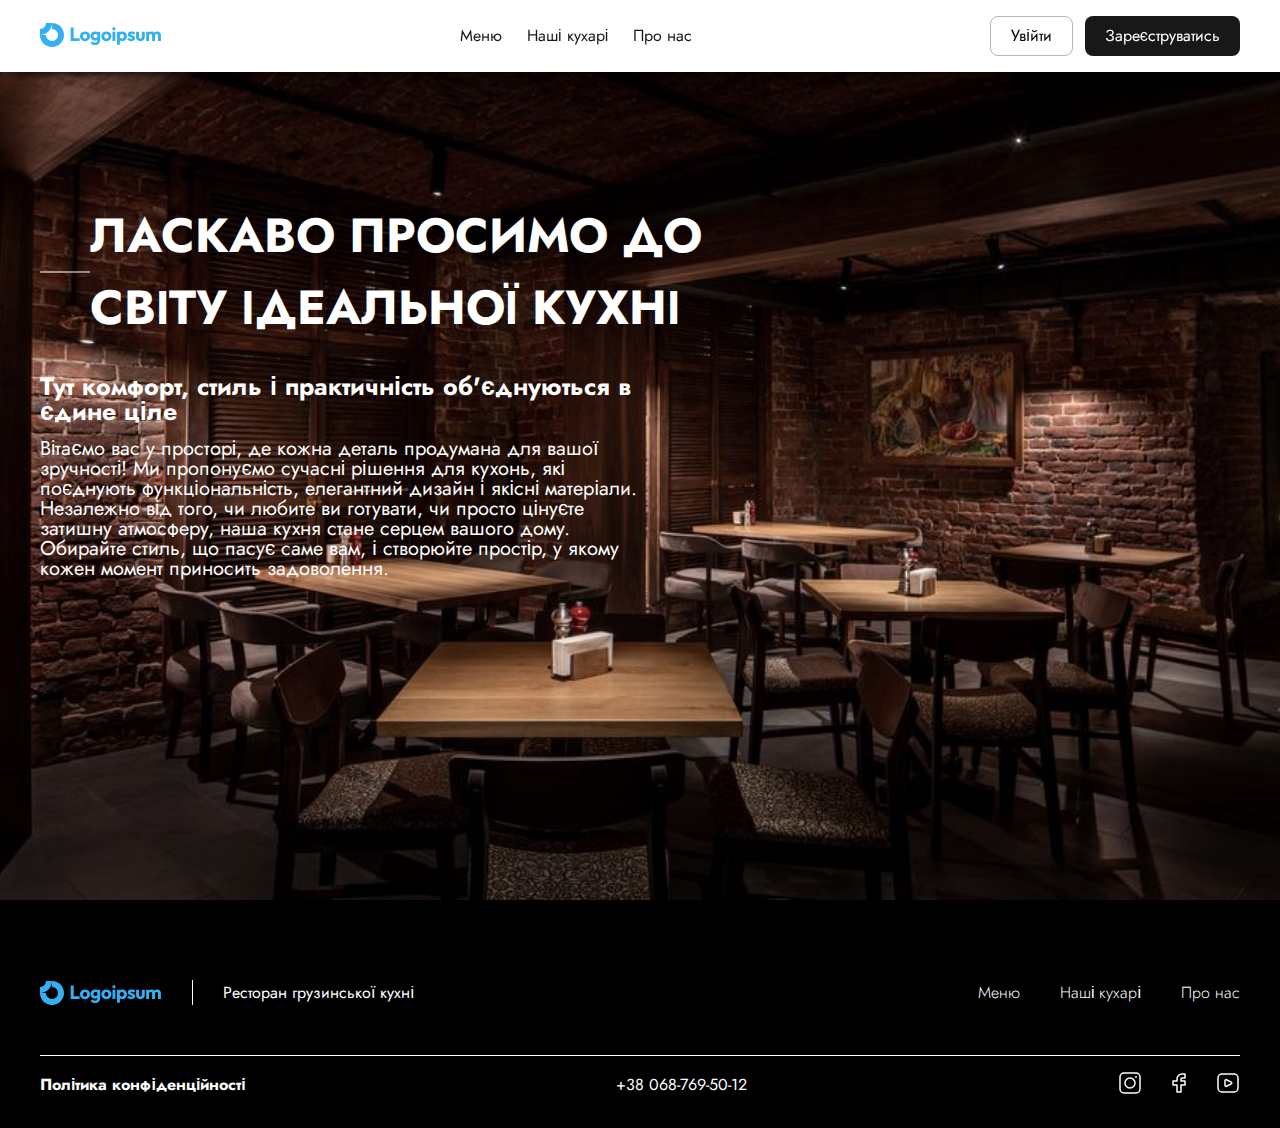
<file: lab1/index.html>
<!DOCTYPE html>
<html lang="en">
  <head>
    <meta charset="UTF-8" />
    <meta name="viewport" content="width=device-width, initial-scale=1.0" />
    <title>Document</title>
    <link
      href="https://fonts.googleapis.com/css2?family=Forum&family=Jost:ital,wght@0,100..900;1,100..900&family=Montserrat:ital,wght@0,100..900;1,100..900&family=Noto+Sans:ital,wght@0,100..900;1,100..900&display=swap"
      rel="stylesheet"
    />
    <link rel="stylesheet" href="./reset.css" />
    <link rel="stylesheet" href="./style.css" />
  </head>
  <body>
    <div class="wrapper">
      <header class="header">
        <div class="container">
          <nav class="nav">
            <a href="index.html" class="nav__logo">
              <img src="./img/logo.svg" alt="" />
            </a>
            <ul class="nav__list">
              <li class="nav__list-item">
                <a class="nav__list-link" href="menu.html">
                  Меню
                </a>
              </li>
              <li class="nav__list-item">
                <a class="nav__list-link" href="cooks.html">Наші кухарі</a>
              </li>
              <li class="nav__list-item">
                <a class="nav__list-link" href="about.html">Про нас</a>
              </li>
            </ul>
            <div class="nav__btns">
              <a href="#" class="btn-login" class="">Увійти</a>
              <a href="#" class="btn-signup" class="">Зареєструватись</a>
            </div>
          </nav>
        </div>
      </header>
      <main class="main">
        <section class="kitchen">
          <div class="container">
            <div class="kitchen__textbox">
              <h1 class="kitchen__title title">
                Ласкаво просимо до світу ідеальної кухні
              </h1>
              <div class="kitchen__subtitle">
                Тут комфорт, стиль і практичність об'єднуються в єдине ціле
              </div>
              <p class="kitchen__text">
                Вітаємо вас у просторі, де кожна деталь продумана для вашої
                зручності! Ми пропонуємо сучасні рішення для кухонь, які
                поєднують функціональність, елегантний дизайн і якісні
                матеріали. Незалежно від того, чи любите ви готувати, чи просто
                цінуєте затишну атмосферу, наша кухня стане серцем вашого дому.
                Обирайте стиль, що пасує саме вам, і створюйте простір, у якому
                кожен момент приносить задоволення.
              </p>
            </div>
          </div>
        </section>
      </main>
      <footer class="footer">
        <div class="container">
          <div class="footer__top">
            <div class="footer__top-inner">
              <div class="footer__top-box">
                <a href="#!" class="footer__logo">
                  <img class="footer__logo-img" src="./img/logo.svg" alt="" />
                </a>
                <h3 class="footer__title">Ресторан грузинської кухні</h3>
              </div>
              <ul class="footer__top-list">
                <a href="menu.html" class="footer__top-link">
                  <li class="footer__top-item">Меню</li>
                </a>
                <a href="cooks.html" class="footer__top-link">
                  <li class="footer__top-item">Наші кухарі</li>
                </a>
                <a href="about.html" class="footer__top-link">
                  <li class="footer__top-item">Про нас</li>
                </a>
              </ul>
            </div>
          </div>
          <div class="footer__bottom">
            <div class="footer__bottom-inner">
              <div class="footer__privacy">Політика конфіденційності</div>
               <a href="tel:" class="footer__contacts">+38 068-769-50-12 </a> 
              <ul class="footer__bottom-list">
                <a href="#!" class="footer__bottom-link">
                  <img
                    src="./img/instagram.svg"
                    alt=""
                    class="footer__bottom-item"
                  />
                </a>
                <a href="#!" class="footer__bottom-link">
                  <img
                    src="./img/facebook.svg"
                    alt=""
                    class="footer__bottom-item"
                  />
                </a>
                <a href="#!" class="footer__bottom-link">
                  <img
                    src="./img/youtube.svg"
                    alt=""
                    class="footer__bottom-item"
                  />
                </a>
              </ul>
            </div>
          </div>
        </div>
      </footer>
    </div>
  </body>
</html>
</file>
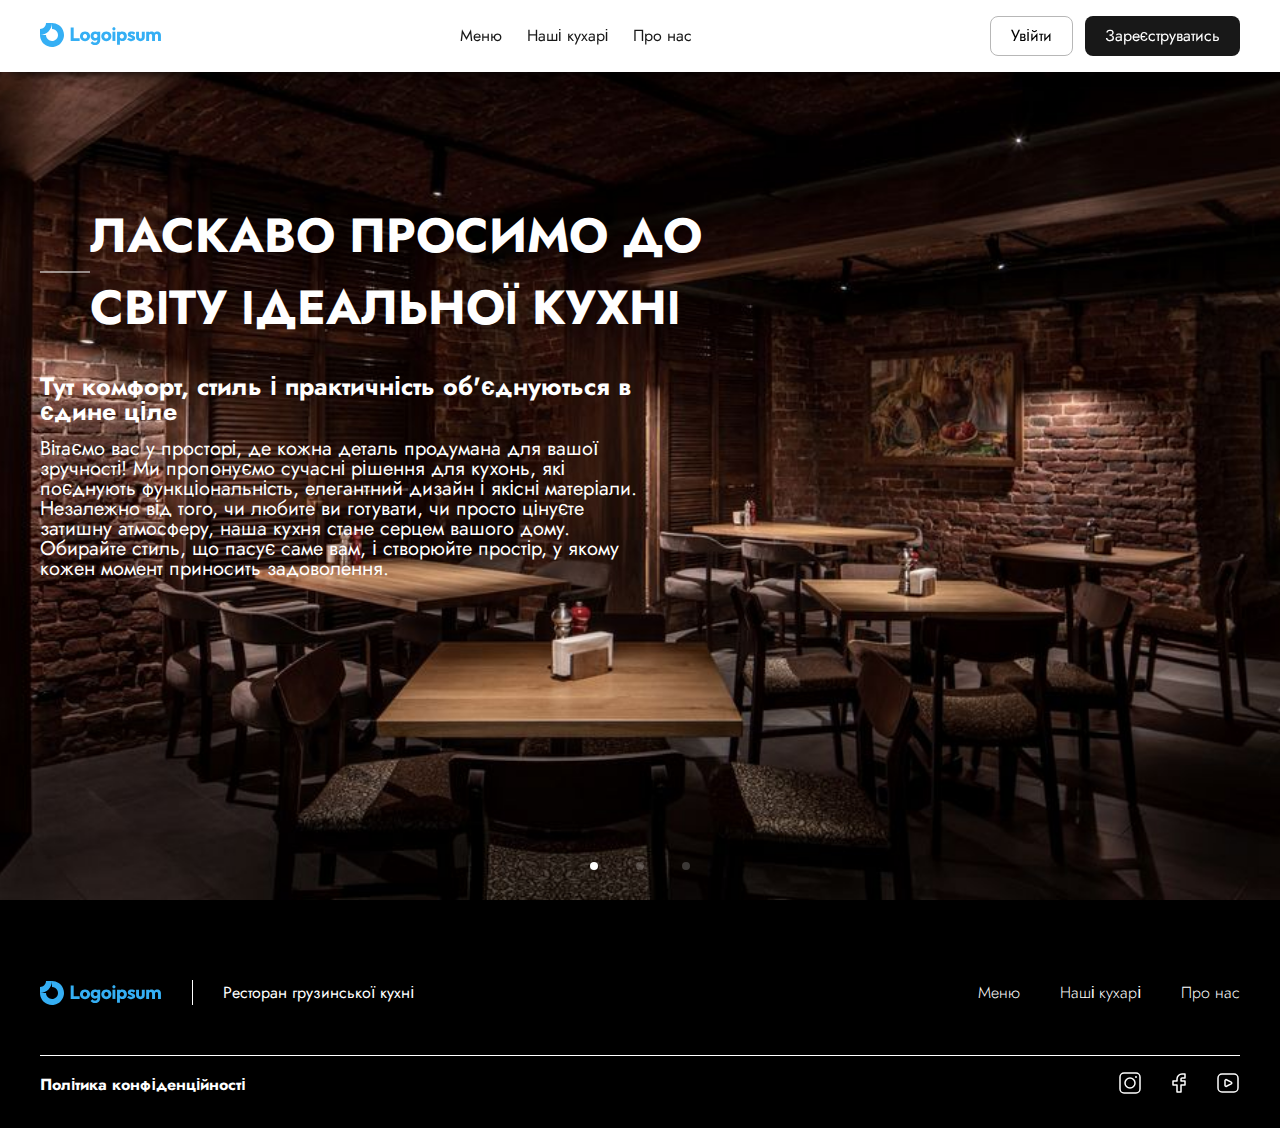
<file: lab2/index.html>
<!DOCTYPE html>
<html lang="en">
  <head>
    <meta charset="UTF-8" />
    <meta name="viewport" content="width=device-width, initial-scale=1.0" />
    <title>Document</title>
    <link
      rel="stylesheet"
      href="https://cdn.jsdelivr.net/npm/swiper@11/swiper-bundle.min.css"
    />
    <link
      href="https://fonts.googleapis.com/css2?family=Forum&family=Jost:ital,wght@0,100..900;1,100..900&family=Montserrat:ital,wght@0,100..900;1,100..900&family=Noto+Sans:ital,wght@0,100..900;1,100..900&display=swap"
      rel="stylesheet"
    />
    <link rel="stylesheet" href="./css/reset.css" />
    <link rel="stylesheet" href="./css/style.css" />
  </head>
  <body>
    <div class="wrapper">
      <header class="header">
        <div class="container">
          <nav class="nav">
            <a href="index.html" class="nav__logo">
              <img src="./img/logo.svg" alt="" />
            </a>
            <ul class="nav__list">
              <li class="nav__list-item">
                <a class="nav__list-link" href="menu.html">
                  Меню
                </a>
              </li>
              <li class="nav__list-item">
                <a class="nav__list-link" href="cooks.html">Наші кухарі</a>
              </li>
              <li class="nav__list-item">
                <a class="nav__list-link" href="about.html">Про нас</a>
              </li>
            </ul>
            <div class="nav__btns">
              <a href="#" class="btn-login" class="">Увійти</a>
              <a href="#" class="btn-signup" class="">Зареєструватись</a>
            </div>
          </nav>
        </div>
      </header>
      <main class="main">
        <section class="kitchen">
          <div class="swiper">
            <div class="swiper-wrapper">
              <div class="swiper-slide" style="background-image: url(./img/main-bg-1.jpg);">
                <div class="container">
                  <div class="kitchen__textbox">
                    <h1 class="kitchen__title title">
                      Ласкаво просимо до світу ідеальної кухні
                    </h1>
                    <div class="kitchen__subtitle">
                      Тут комфорт, стиль і практичність об'єднуються в єдине
                      ціле
                    </div>
                    <p class="kitchen__text">
                      Вітаємо вас у просторі, де кожна деталь продумана для
                      вашої зручності! Ми пропонуємо сучасні рішення для кухонь,
                      які поєднують функціональність, елегантний дизайн і якісні
                      матеріали. Незалежно від того, чи любите ви готувати, чи
                      просто цінуєте затишну атмосферу, наша кухня стане серцем
                      вашого дому. Обирайте стиль, що пасує саме вам, і
                      створюйте простір, у якому кожен момент приносить
                      задоволення.
                    </p>
                  </div>
                </div>
              </div>
              <div class="swiper-slide" style="background-image: url(./img/main-bg-2.jpg);">
                <div class="container">
                  <div class="kitchen__textbox">
                    <h1 class="kitchen__title title">
                      Ласкаво просимо до світу ідеальної кухні
                    </h1>
                    <div class="kitchen__subtitle">
                      Тут комфорт, стиль і практичність об'єднуються в єдине
                      ціле
                    </div>
                    <p class="kitchen__text">
                      Вітаємо вас у просторі, де кожна деталь продумана для
                      вашої зручності! Ми пропонуємо сучасні рішення для кухонь,
                      які поєднують функціональність, елегантний дизайн і якісні
                      матеріали. Незалежно від того, чи любите ви готувати, чи
                      просто цінуєте затишну атмосферу, наша кухня стане серцем
                      вашого дому. Обирайте стиль, що пасує саме вам, і
                      створюйте простір, у якому кожен момент приносить
                      задоволення.
                    </p>
                  </div>
                </div>
              </div>
              <div class="swiper-slide" style="background-image: url(./img/main-bg-3.jpg);">
                <div class="container">
                  <div class="kitchen__textbox">
                    <h1 class="kitchen__title title">
                      Ласкаво просимо до світу ідеальної кухні
                    </h1>
                    <div class="kitchen__subtitle">
                      Тут комфорт, стиль і практичність об'єднуються в єдине
                      ціле
                    </div>
                    <p class="kitchen__text">
                      Вітаємо вас у просторі, де кожна деталь продумана для
                      вашої зручності! Ми пропонуємо сучасні рішення для кухонь,
                      які поєднують функціональність, елегантний дизайн і якісні
                      матеріали. Незалежно від того, чи любите ви готувати, чи
                      просто цінуєте затишну атмосферу, наша кухня стане серцем
                      вашого дому. Обирайте стиль, що пасує саме вам, і
                      створюйте простір, у якому кожен момент приносить
                      задоволення.
                    </p>
                  </div>
                </div>
              </div>
            </div>
            <div class="swiper-pagination"></div>
          </div>
        </section>
      </main>
      <footer class="footer">
        <div class="container">
          <div class="footer__top">
            <div class="footer__top-inner">
              <div class="footer__top-box">
                <a href="#!" class="footer__logo">
                  <img class="footer__logo-img" src="./img/logo.svg" alt="" />
                </a>
                <h3 class="footer__title">Ресторан грузинської кухні</h3>
              </div>
              <ul class="footer__top-list">
                <a href="menu.html" class="footer__top-link">
                  <li class="footer__top-item">Меню</li>
                </a>
                <a href="cooks.html" class="footer__top-link">
                  <li class="footer__top-item">Наші кухарі</li>
                </a>
                <a href="about.html" class="footer__top-link">
                  <li class="footer__top-item">Про нас</li>
                </a>
              </ul>
            </div>
          </div>
          <div class="footer__bottom">
            <div class="footer__bottom-inner">
              <div class="footer__privacy">Політика конфіденційності</div>
              <ul class="footer__bottom-list">
                <a href="#!" class="footer__bottom-link">
                  <img
                    src="./img/instagram.svg"
                    alt=""
                    class="footer__bottom-item"
                  />
                </a>
                <a href="#!" class="footer__bottom-link">
                  <img
                    src="./img/facebook.svg"
                    alt=""
                    class="footer__bottom-item"
                  />
                </a>
                <a href="#!" class="footer__bottom-link">
                  <img
                    src="./img/youtube.svg"
                    alt=""
                    class="footer__bottom-item"
                  />
                </a>
              </ul>
            </div>
          </div>
        </div>
      </footer>
    </div>

    <script src="https://cdn.jsdelivr.net/npm/swiper@11/swiper-bundle.min.js"></script>
    <script src="./js/main.js"></script>
  </body>
</html>

<!-- <!DOCTYPE html>
<html lang="uk">
<head>
    <meta charset="UTF-8">
    <meta name="viewport" content="width=device-width, initial-scale=1.0">
    <title>Редагування тексту</title>
    <style>
        body {
            font-family: Arial, sans-serif;
        }
        #inputField {
            width: 100%;
            padding: 10px;
            margin-bottom: 10px;
        }
        #textOutput {
            border: 1px solid black;
            padding: 10px;
            min-height: 50px;
            white-space: pre-wrap;
            cursor: pointer;
        }
        .char {
            display: inline-block;
            padding: 2px;
            cursor: pointer;
        }
        .selected {
            background-color: yellow;
        }
    </style>
</head>
<body>
    <input type="text" id="inputField" placeholder="Введіть текст тут...">
    <button onclick="displayText()">Відобразити</button>
    <div id="textOutput"></div>

    <script>
        function displayText() {
            const inputField = document.getElementById("inputField");
            const textOutput = document.getElementById("textOutput");
            textOutput.innerHTML = '';
            [...inputField.value].forEach((char, index) => {
                const span = document.createElement("span");
                span.textContent = char;
                span.classList.add("char");
                span.dataset.index = index;
                span.addEventListener("click", selectChar);
                span.draggable = true;
                span.addEventListener("dragstart", dragStart);
                span.addEventListener("dragover", dragOver);
                span.addEventListener("drop", dropChar);
                textOutput.appendChild(span);
            });
        }

        function selectChar(event) {
            if (event.ctrlKey) {
                event.target.classList.toggle("selected");
            }
        }

        let draggedChar = null;

        function dragStart(event) {
            draggedChar = event.target;
            event.dataTransfer.setData("text", draggedChar.dataset.index);
        }

        function dragOver(event) {
            event.preventDefault();
        }

        function dropChar(event) {
            event.preventDefault();
            const target = event.target;
            if (target.classList.contains("char") && target !== draggedChar) {
                const parent = target.parentNode;
                const draggedIndex = Array.from(parent.children).indexOf(draggedChar);
                const targetIndex = Array.from(parent.children).indexOf(target);
                
                if (draggedIndex < targetIndex) {
                    parent.insertBefore(draggedChar, target.nextSibling);
                } else {
                    parent.insertBefore(draggedChar, target);
                }
            }
        }
    </script>
</body>
</html> -->
</file>
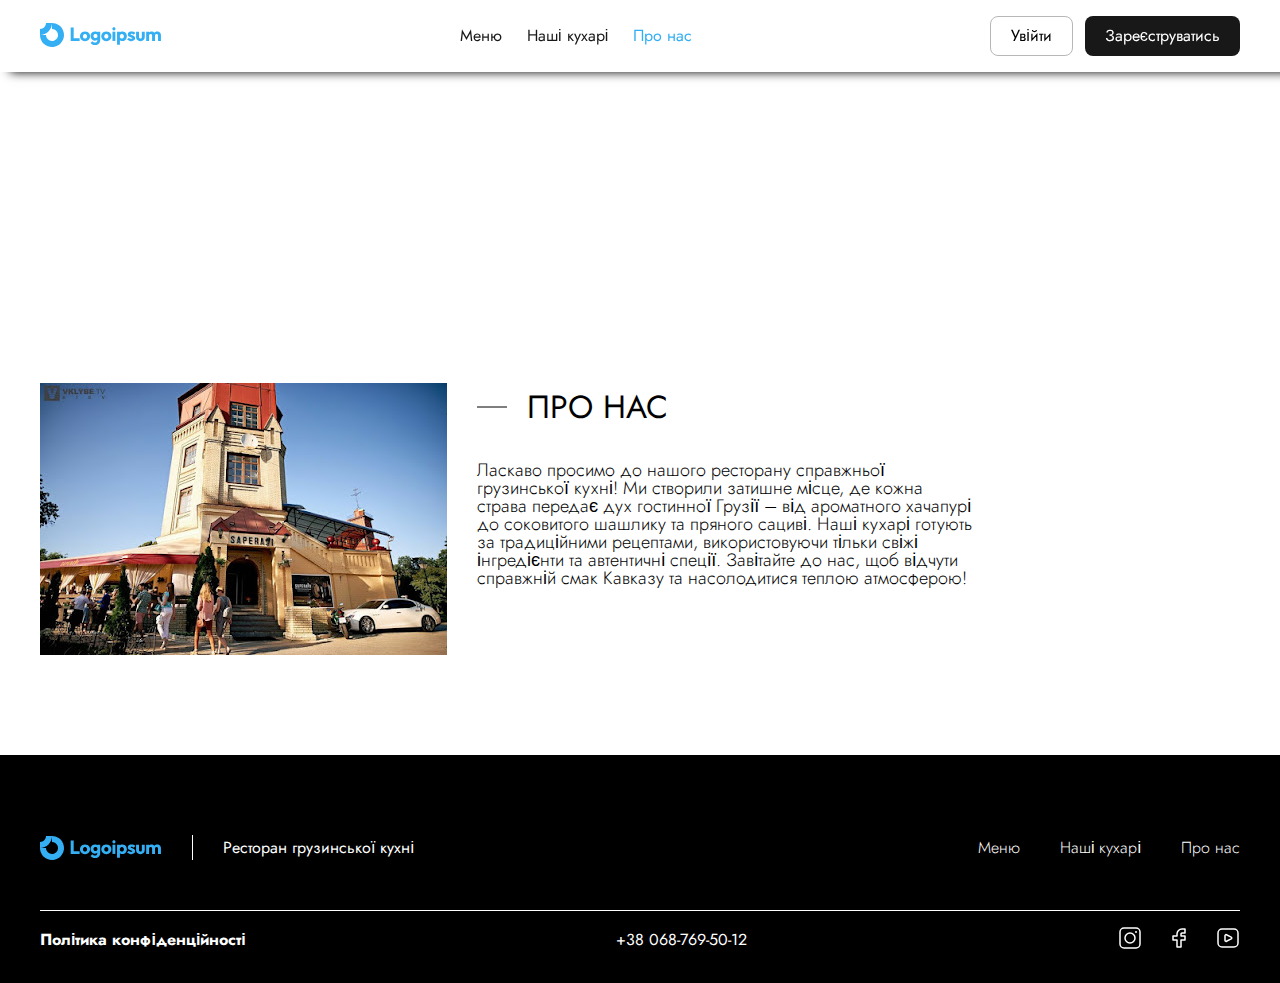
<file: lab1/about.html>
<!DOCTYPE html>
<html lang="en">
  <head>
    <meta charset="UTF-8" />
    <meta name="viewport" content="width=device-width, initial-scale=1.0" />
    <title>Document</title>
    <link
      href="https://fonts.googleapis.com/css2?family=Forum&family=Jost:ital,wght@0,100..900;1,100..900&family=Montserrat:ital,wght@0,100..900;1,100..900&family=Noto+Sans:ital,wght@0,100..900;1,100..900&display=swap"
      rel="stylesheet"
    />
    <link rel="stylesheet" href="./reset.css" />
    <link rel="stylesheet" href="./style.css" />
  </head>
  <body>
    <div class="wrapper">
      <header class="header">
        <div class="container">
          <nav class="nav">
            <a href="index.html" class="nav__logo">
              <img src="./img/logo.svg" alt="" />
            </a>
            <ul class="nav__list">
              <li class="nav__list-item">
                <a class="nav__list-link" href="menu.html">
                  Меню
                </a>
              </li>
              <li class="nav__list-item">
                <a class="nav__list-link" href="cooks.html">Наші кухарі</a>
              </li>
              <li class="nav__list-item">
                <a class="nav__list-link active" href="about.html">Про нас</a>
              </li>
            </ul>
            <div class="nav__btns">
              <a href="#" class="btn-login">Увійти</a>
              <a href="#" class="btn-signup">Зареєструватись</a>
            </div>
          </nav>
        </div>
      </header>
      <main class="main">
        <div class="map">
          <iframe
            src="https://www.google.com/maps/embed?pb=!1m18!1m12!1m3!1d2540.380808594556!2d30.528320475973146!3d50.45263308720737!2m3!1f0!2f0!3f0!3m2!1i1024!2i768!4f13.1!3m3!1m2!1s0x40d4ce4e6e4c9727%3A0x24f0a6620b44f5c6!2z0KDQtdGB0YLQvtGA0LDQvSDQk9GA0YPQt9C40L3RgdGM0LrQvtGXINC60YPRhdC90ZYgU2FwZXJhdmk!5e0!3m2!1suk!2sua!4v1741622393477!5m2!1suk!2sua"
            width="600"
            height="450"
            style="border: 0;"
            allowfullscreen=""
            loading="lazy"
            referrerpolicy="no-referrer-when-downgrade"
          ></iframe>
        </div>

        <section class="about">
          <div class="container">
            <div class="about__inner">
              <img src="./img/about-img.jpg" alt="" class="about__img">
              <div class="about__textbox">
                <h1 class="about__title title">
                  Про нас
                </h1>
                <p class="about__text">Ласкаво просимо до нашого ресторану справжньої грузинської кухні! Ми створили затишне місце, де кожна страва передає дух гостинної Грузії – від ароматного хачапурі до соковитого шашлику та пряного сациві. Наші кухарі готують за традиційними рецептами, використовуючи тільки свіжі інгредієнти та автентичні спеції. Завітайте до нас, щоб відчути справжній смак Кавказу та насолодитися теплою атмосферою!</p>
              </div>
            </div>
          </div>
        </section>
      </main>

      <footer class="footer">
        <div class="container">
          <div class="footer__top">
            <div class="footer__top-inner">
              <div class="footer__top-box">
                <a href="#!" class="footer__logo">
                  <img class="footer__logo-img" src="./img/logo.svg" alt="" />
                </a>
                <h3 class="footer__title">Ресторан грузинської кухні</h3>
              </div>
              <ul class="footer__top-list">
                <a href="menu.html" class="footer__top-link">
                  <li class="footer__top-item">Меню</li>
                </a>
                <a href="cooks.html" class="footer__top-link">
                  <li class="footer__top-item">Наші кухарі</li>
                </a>
                <a href="about.html" class="footer__top-link">
                  <li class="footer__top-item">Про нас</li>
                </a>
              </ul>
            </div>
          </div>
          <div class="footer__bottom">
            <div class="footer__bottom-inner">
              <div class="footer__privacy">Політика конфіденційності</div>
               <a href="tel:" class="footer__contacts">+38 068-769-50-12 </a> 
              <ul class="footer__bottom-list">
                <a href="#!" class="footer__bottom-link">
                  <img
                    src="./img/instagram.svg"
                    alt=""
                    class="footer__bottom-item"
                  />
                </a>
                <a href="#!" class="footer__bottom-link">
                  <img
                    src="./img/facebook.svg"
                    alt=""
                    class="footer__bottom-item"
                  />
                </a>
                <a href="#!" class="footer__bottom-link">
                  <img
                    src="./img/youtube.svg"
                    alt=""
                    class="footer__bottom-item"
                  />
                </a>
              </ul>
            </div>
          </div>
        </div>
      </footer>
    </div>
  </body>
</html>
</file>
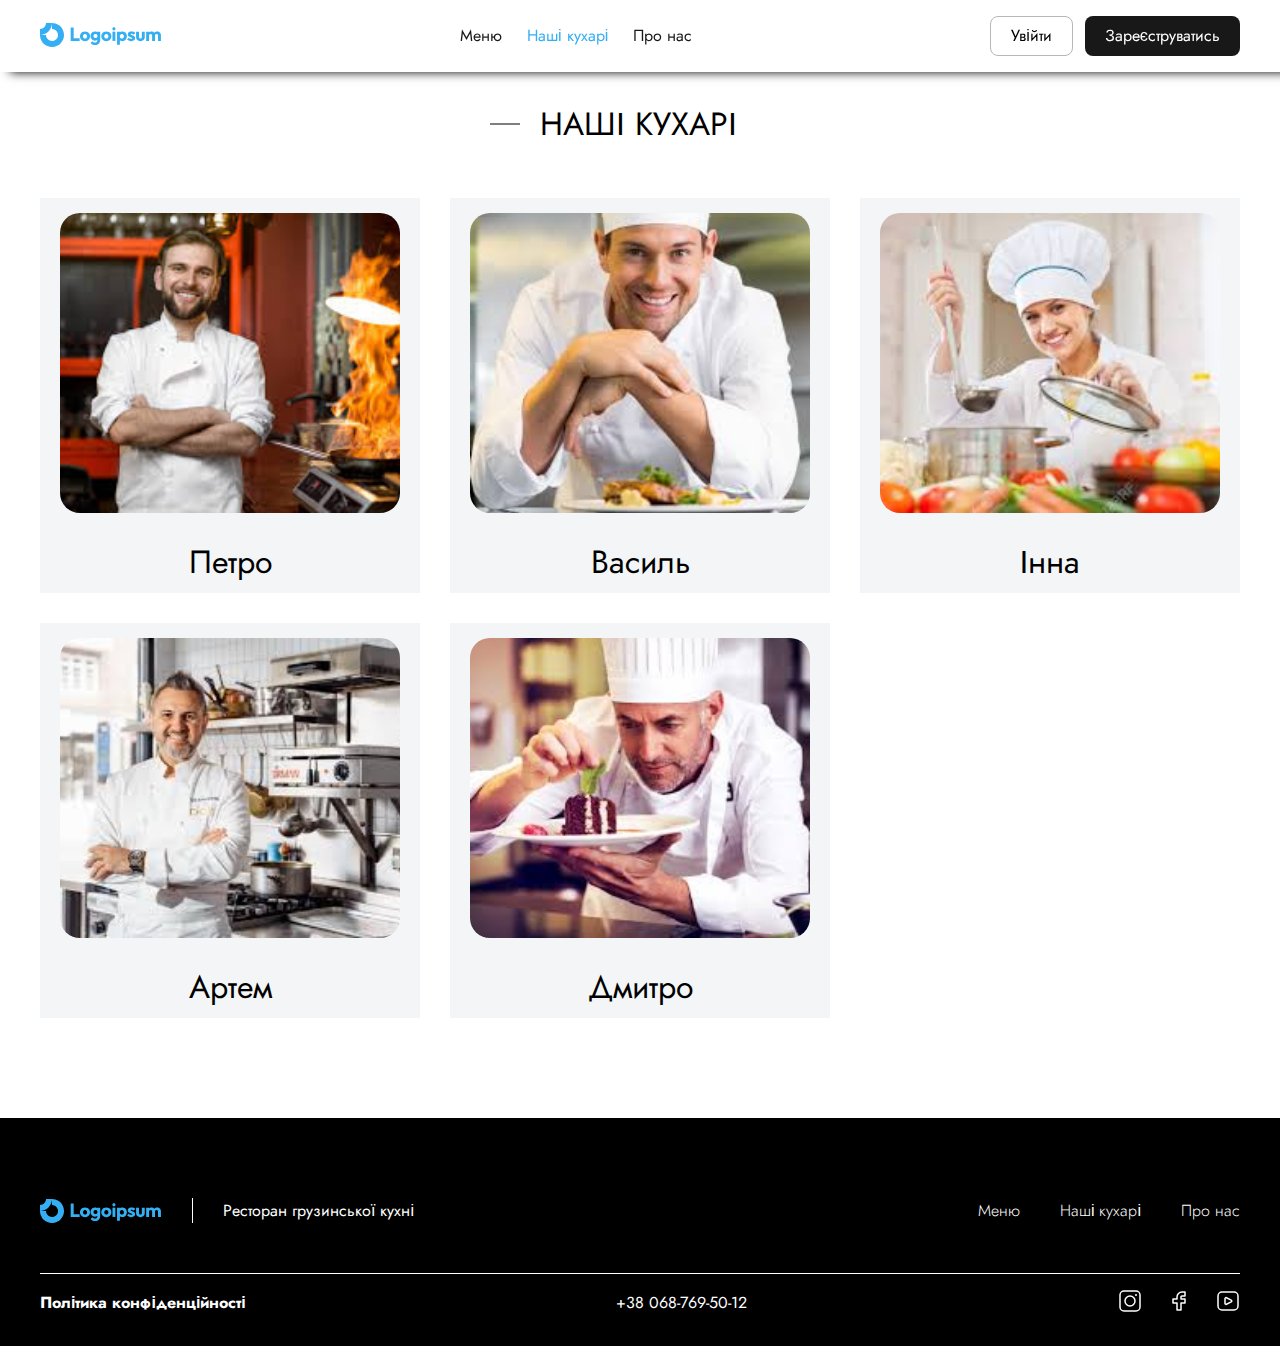
<file: lab1/cooks.html>
<!DOCTYPE html>
<html lang="en">
  <head>
    <meta charset="UTF-8" />
    <meta name="viewport" content="width=device-width, initial-scale=1.0" />
    <title>Ресторан грузинської кухні</title>
    <link
      href="https://fonts.googleapis.com/css2?family=Forum&family=Jost:ital,wght@0,100..900;1,100..900&family=Montserrat:ital,wght@0,100..900;1,100..900&family=Noto+Sans:ital,wght@0,100..900;1,100..900&display=swap"
      rel="stylesheet"
    />
    <link rel="stylesheet" href="./reset.css" />
    <link rel="stylesheet" href="./style.css" />
  </head>
  <body>
    <div class="wrapper">
      <header class="header">
        <div class="container">
          <nav class="nav">
            <a href="index.html" class="nav__logo">
              <img src="./img/logo.svg" alt="" />
            </a>
            <ul class="nav__list">
              <li class="nav__list-item">
                <a class="nav__list-link" href="menu.html">
                  Меню
                </a>
              </li>
              <li class="nav__list-item">
                <a class="nav__list-link active" href="cooks.html">
                  Наші кухарі
                </a>
              </li>
              <li class="nav__list-item">
                <a class="nav__list-link" href="about.html">Про нас</a>
              </li>
            </ul>
            <div class="nav__btns">
              <a href="#" class="btn-login" class="">Увійти</a>
              <a href="#" class="btn-signup" class="">Зареєструватись</a>
            </div>
          </nav>
        </div>
      </header>
      <main class="main">
        <section class="cooks">
          <div class="container">
            <h1 class="cooks__title title">Наші кухарі</h1>
            <div class="cooks__inner">
              <div class="cook__item item">
                <img src="./img/cook-1.jpg" alt="" class="cook__item-img" />
                <h3 class="cook__item-title">Петро</h3>
                <a href="#!" class="cook__item-btn">Дізнатись більше</a>
              </div>
              <div class="cook__item item">
                <img src="./img/cook-2.jpg" alt="" class="cook__item-img" />
                <h3 class="cook__item-title">Василь</h3>
                <a href="#!" class="cook__item-btn">Дізнатись більше</a>
              </div>
              <div class="cook__item item">
                <img src="./img/cook-3.jpg" alt="" class="cook__item-img" />
                <h3 class="cook__item-title">Інна</h3>
                <a href="#!" class="cook__item-btn">Дізнатись більше</a>
              </div>
              <div class="cook__item item">
                <img src="./img/cook-4.jpg" alt="" class="cook__item-img" />
                <h3 class="cook__item-title">Артем</h3>
                <a href="#!" class="cook__item-btn">Дізнатись більше</a>
              </div>
              <div class="cook__item item">
                <img src="./img/cook-5.jpg" alt="" class="cook__item-img" />
                <h3 class="cook__item-title">Дмитро</h3>
                <a href="#!" class="cook__item-btn">Дізнатись більше</a>
              </div>
            </div>
          </div>
        </section>
      </main>
      <footer class="footer">
        <div class="container">
          <div class="footer__top">
            <div class="footer__top-inner">
              <div class="footer__top-box">
                <a href="#!" class="footer__logo">
                  <img class="footer__logo-img" src="./img/logo.svg" alt="" />
                </a>
                <h3 class="footer__title">Ресторан грузинської кухні</h3>
              </div>
              <ul class="footer__top-list">
                <a href="menu.html" class="footer__top-link">
                  <li class="footer__top-item">Меню</li>
                </a>
                <a href="cooks.html" class="footer__top-link">
                  <li class="footer__top-item">Наші кухарі</li>
                </a>
                <a href="about.html" class="footer__top-link">
                  <li class="footer__top-item">Про нас</li>
                </a>
              </ul>
            </div>
          </div>
          <div class="footer__bottom">
            <div class="footer__bottom-inner">
              <div class="footer__privacy">Політика конфіденційності</div>
               <a href="tel:" class="footer__contacts">+38 068-769-50-12 </a> 
              <ul class="footer__bottom-list">
                <a href="#!" class="footer__bottom-link">
                  <img
                    src="./img/instagram.svg"
                    alt=""
                    class="footer__bottom-item"
                  />
                </a>
                <a href="#!" class="footer__bottom-link">
                  <img
                    src="./img/facebook.svg"
                    alt=""
                    class="footer__bottom-item"
                  />
                </a>
                <a href="#!" class="footer__bottom-link">
                  <img
                    src="./img/youtube.svg"
                    alt=""
                    class="footer__bottom-item"
                  />
                </a>
              </ul>
            </div>
          </div>
        </div>
      </footer>
    </div>
  </body>
</html>
</file>
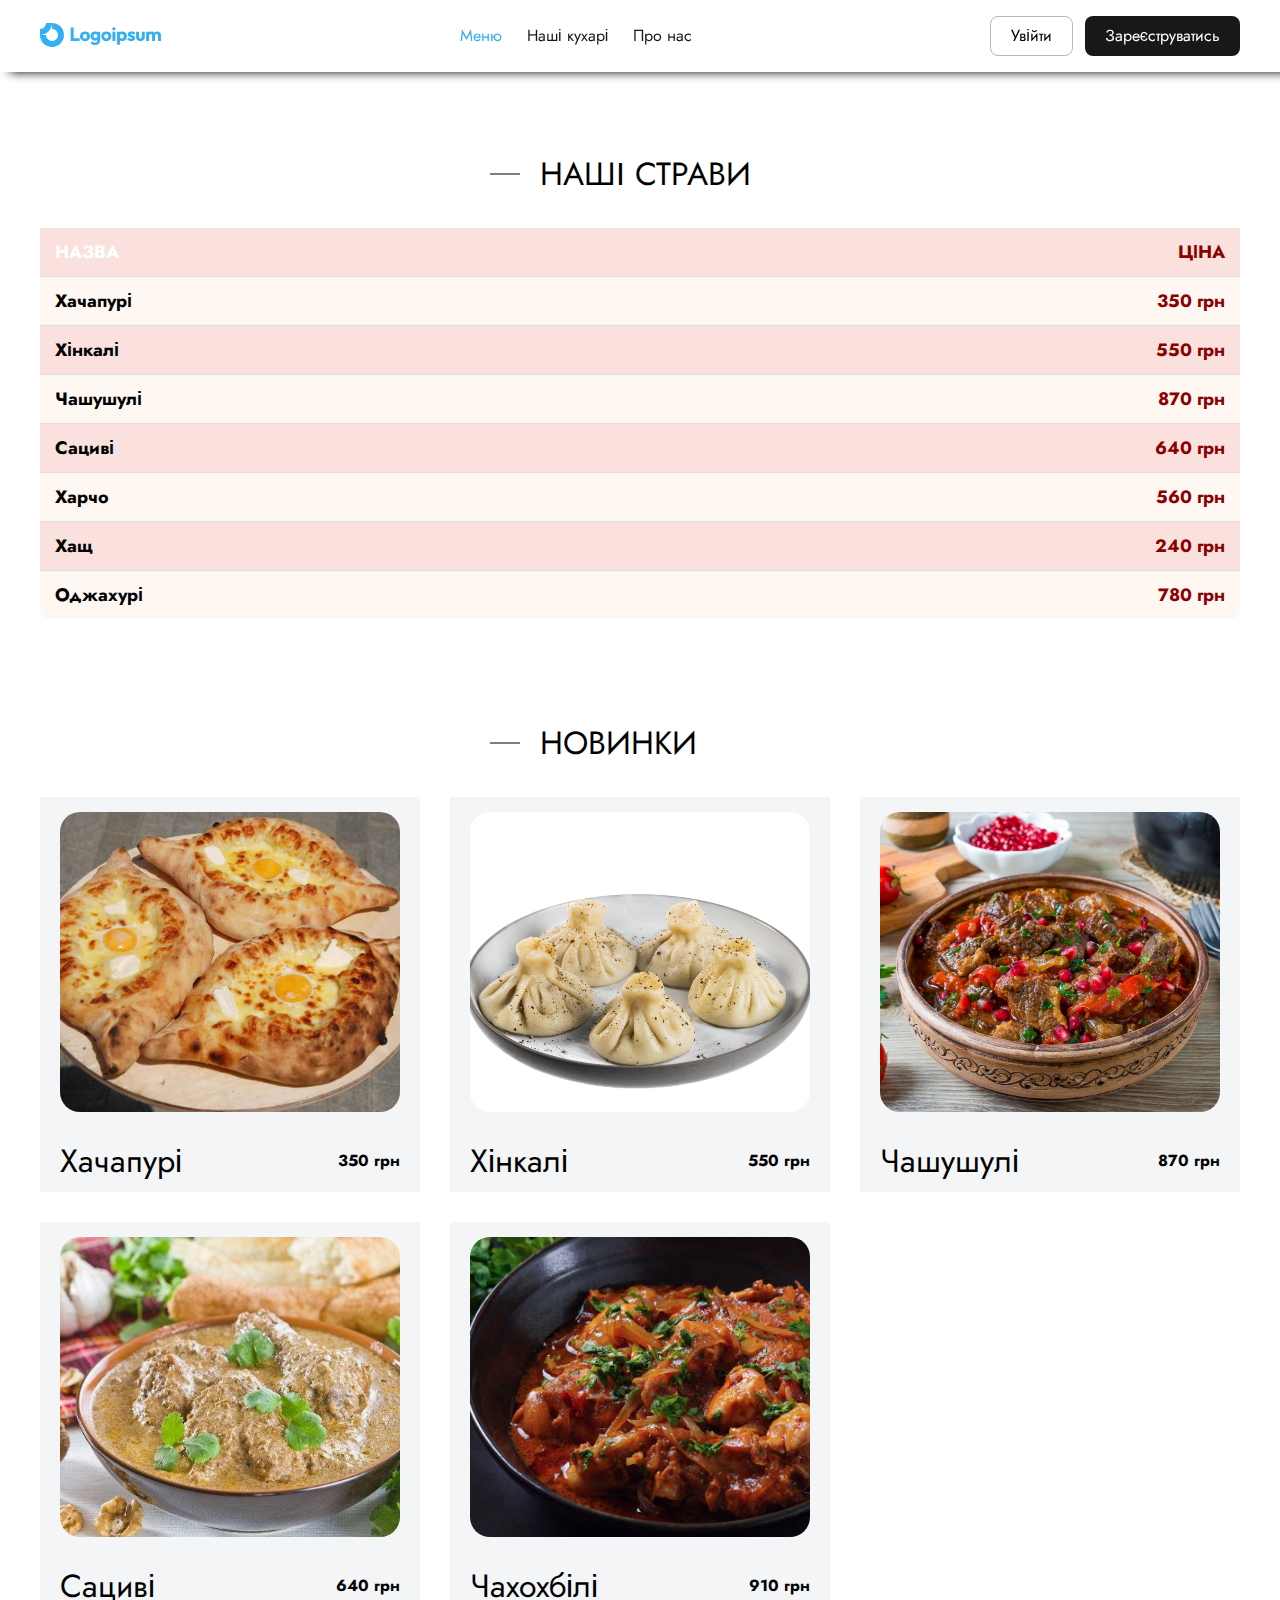
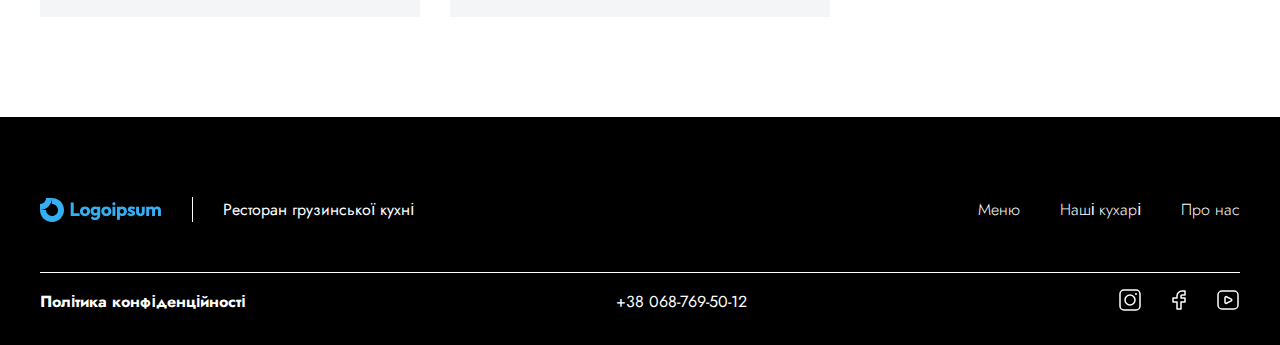
<file: lab1/menu.html>
<!DOCTYPE html>
<html lang="en">
  <head>
    <meta charset="UTF-8" />
    <meta name="viewport" content="width=device-width, initial-scale=1.0" />
    <title>Document</title>
    <link
      href="https://fonts.googleapis.com/css2?family=Forum&family=Jost:ital,wght@0,100..900;1,100..900&family=Montserrat:ital,wght@0,100..900;1,100..900&family=Noto+Sans:ital,wght@0,100..900;1,100..900&display=swap"
      rel="stylesheet"
    />
    <link rel="stylesheet" href="./reset.css" />
    <link rel="stylesheet" href="./style.css" />
  </head>
  <body>
    <div class="wrapper">
      <header class="header">
        <div class="container">
          <nav class="nav">
            <a href="index.html" class="nav__logo">
              <img src="./img/logo.svg" alt="" />
            </a>
            <ul class="nav__list">
              <li class="nav__list-item">
                <a class="nav__list-link active" href="#">
                  Меню
                </a>
              </li>
              <li class="nav__list-item">
                <a class="nav__list-link" href="cooks.html">Наші кухарі</a>
              </li>
              <li class="nav__list-item">
                <a class="nav__list-link" href="about.html">Про нас</a>
              </li>
            </ul>
            <div class="nav__btns">
              <a href="#" class="btn-login" class="">Увійти</a>
              <a href="#" class="btn-signup" class="">Зареєструватись</a>
            </div>
          </nav>
        </div>
      </header>
      <main class="main">
        <section class="dishes">
          <div class="container">
            <div class="dishes__title title">Наші страви</div>
            <table class="dishes__table">
              <tr class="table__row">
                <td class="table__title">Назва</td>
                <td class="table__price">Ціна</td>
              </tr>
              <tr class="table__row">
                <td class="table__title">Хачапурі</td>
                <td class="table__price">350 грн</td>
              </tr>
              <tr class="table__row">
                <td class="table__title">Хінкалі</td>
                <td class="table__price">550 грн</td>
              </tr>
              <tr class="table__row">
                <td class="table__title">Чашушулі</td>
                <td class="table__price">870 грн</td>
              </tr>
              <tr class="table__row">
                <td class="table__title">Сациві</td>
                <td class="table__price">640 грн</td>
              </tr>
              <tr class="table__row">
                <td class="table__title">Харчо</td>
                <td class="table__price">560 грн</td>
              </tr>
              <tr class="table__row">
                <td class="table__title">Хащ</td>
                <td class="table__price">240 грн</td>
              </tr>
              <tr class="table__row">
                <td class="table__title">Оджахурі</td>
                <td class="table__price">780 грн</td>
              </tr>
            </table>
          </div>
        </section>
        <section class="menu">
          <div class="container">
            <h1 class="menu__title title">Новинки</h1>
            <div class="menu__inner">
              <div class="menu__item item">
                <img src="./img/dish-1.jpg" alt="" class="menu__item__img" />
                <div class="menu__item-textbox">
                  <h3 class="menu__item-title">Хачапурі</h3>
                  <div class="menu__item-price">350 грн</div>
                </div>
                <a href="#!" class="menu__item-btn">Дізнатись більше</a>
              </div>
              <div class="menu__item item">
                <img src="./img/dish-2.jpg" alt="" class="menu__item__img" />
                <div class="menu__item-textbox">
                  <h3 class="menu__item-title">Хінкалі</h3>
                  <div class="menu__item-price">550 грн</div>
                </div>
                <a href="#!" class="menu__item-btn">Дізнатись більше</a>
              </div>
              <div class="menu__item item">
                <img src="./img/dish-3.jpg" alt="" class="menu__item__img" />
                <div class="menu__item-textbox">
                  <h3 class="menu__item-title">Чашушулі</h3>
                  <div class="menu__item-price">870 грн</div>
                </div>
                <a href="#!" class="menu__item-btn">Дізнатись більше</a>
              </div>
              <div class="menu__item item">
                <img src="./img/dish-4.jpg" alt="" class="menu__item__img" />
                <div class="menu__item-textbox">
                  <h3 class="menu__item-title">Сациві</h3>
                  <div class="menu__item-price">640 грн</div>
                </div>
                <a href="#!" class="menu__item-btn">Дізнатись більше</a>
              </div>
              <div class="menu__item item">
                <img src="./img/dish-5.jpg" alt="" class="menu__item__img" />
                <div class="menu__item-textbox">
                  <h3 class="menu__item-title">Чахохбілі</h3>
                  <div class="menu__item-price">910 грн</div>
                </div>
                <a href="#!" class="menu__item-btn">Дізнатись більше</a>
              </div>
            </div>
          </div>
        </section>
      </main>
      <footer class="footer">
        <div class="container">
          <div class="footer__top">
            <div class="footer__top-inner">
              <div class="footer__top-box">
                <a href="#!" class="footer__logo">
                  <img class="footer__logo-img" src="./img/logo.svg" alt="" />
                </a>
                <h3 class="footer__title">Ресторан грузинської кухні</h3>
              </div>
              <ul class="footer__top-list">
                <a href="menu.html" class="footer__top-link">
                  <li class="footer__top-item">Меню</li>
                </a>
                <a href="cooks.html" class="footer__top-link">
                  <li class="footer__top-item">Наші кухарі</li>
                </a>
                <a href="about.html" class="footer__top-link">
                  <li class="footer__top-item">Про нас</li>
                </a>
              </ul>
            </div>
          </div>
          <div class="footer__bottom">
            <div class="footer__bottom-inner">
              <div class="footer__privacy">Політика конфіденційності</div>
              <a href="tel:" class="footer__contacts">+38 068-769-50-12 </a> 
              <ul class="footer__bottom-list">
                <a href="#!" class="footer__bottom-link">
                  <img
                    src="./img/instagram.svg"
                    alt=""
                    class="footer__bottom-item"
                  />
                </a>
                <a href="#!" class="footer__bottom-link">
                  <img
                    src="./img/facebook.svg"
                    alt=""
                    class="footer__bottom-item"
                  />
                </a>
                <a href="#!" class="footer__bottom-link">
                  <img
                    src="./img/youtube.svg"
                    alt=""
                    class="footer__bottom-item"
                  />
                </a>
              </ul>
            </div>
          </div>
        </div>
      </footer>
    </div>
  </body>
</html>
</file>
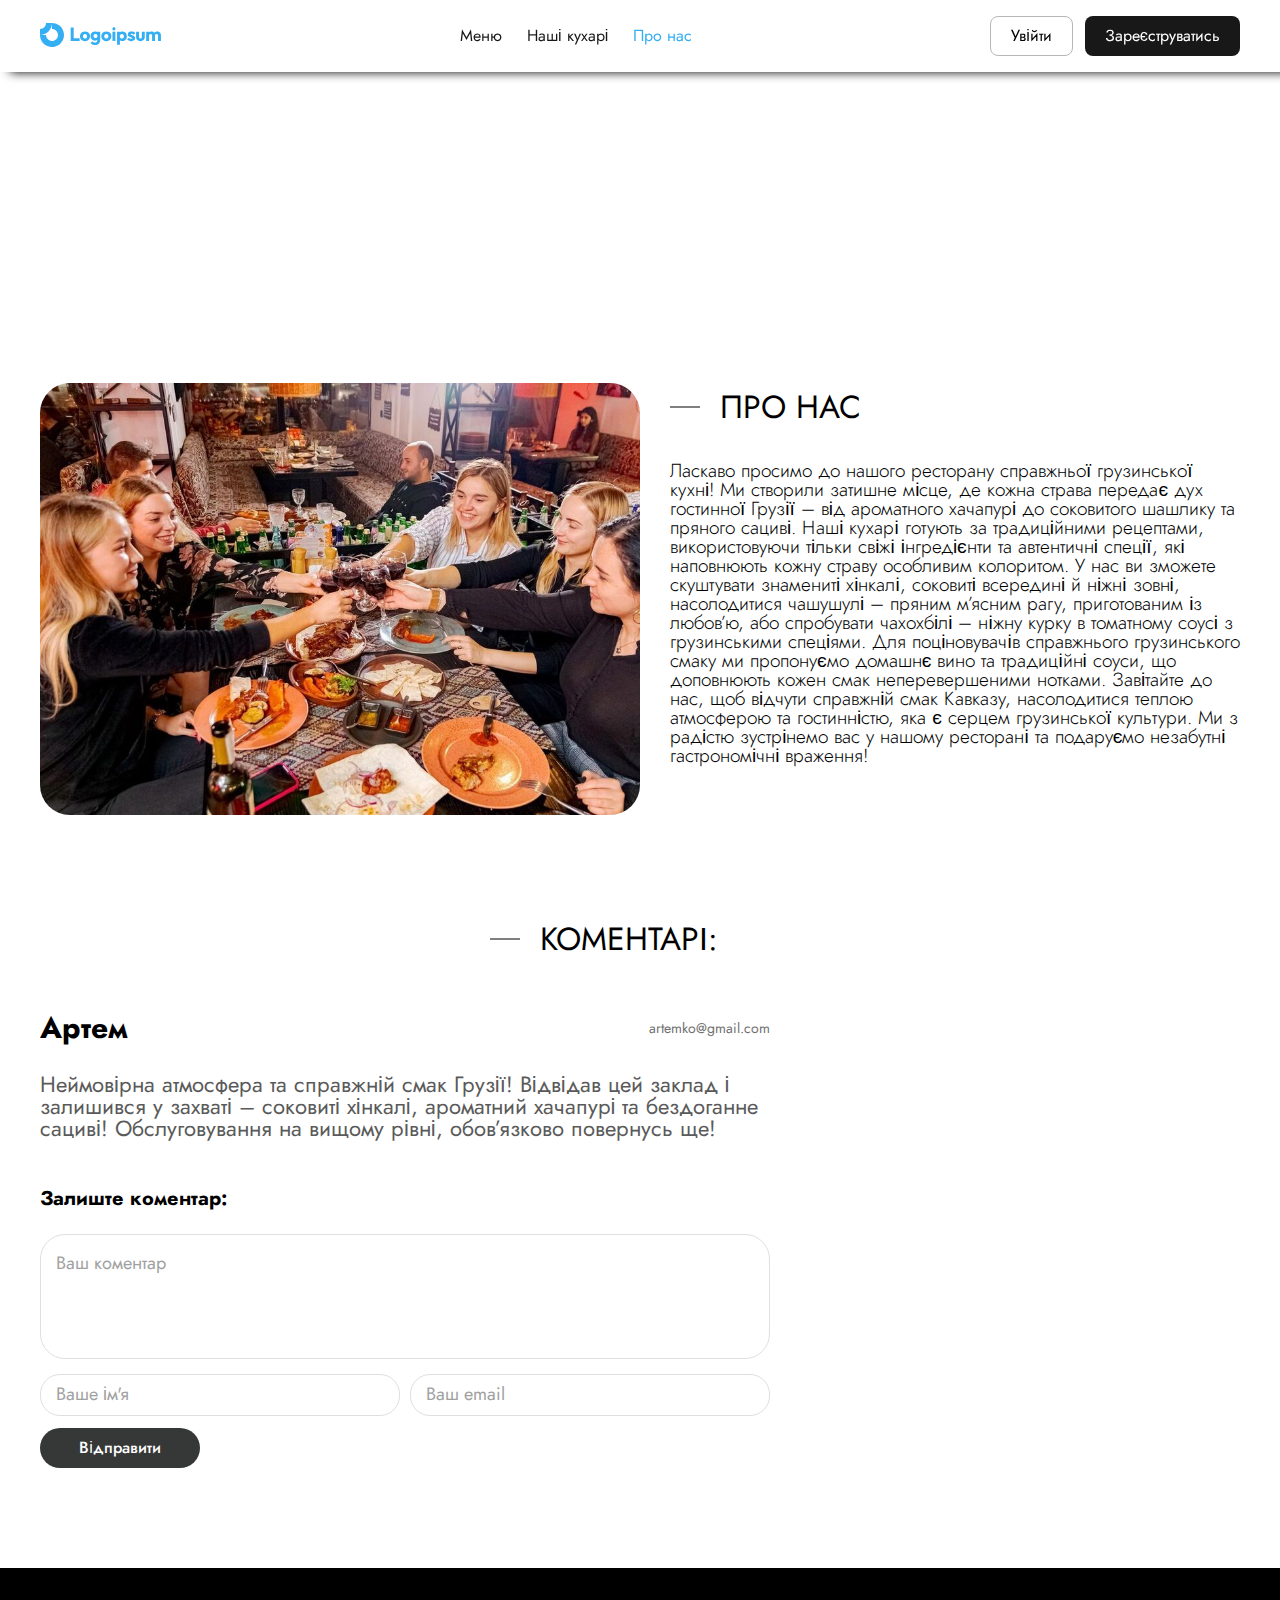
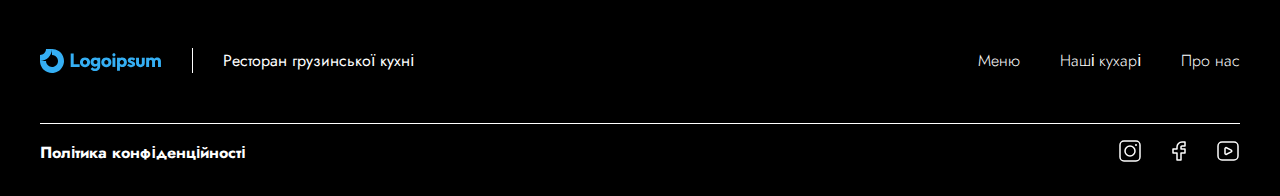
<file: lab2/about.html>
<!DOCTYPE html>
<html lang="en">
  <head>
    <meta charset="UTF-8" />
    <meta name="viewport" content="width=device-width, initial-scale=1.0" />
    <title>Document</title>
    <link
      href="https://fonts.googleapis.com/css2?family=Forum&family=Jost:ital,wght@0,100..900;1,100..900&family=Montserrat:ital,wght@0,100..900;1,100..900&family=Noto+Sans:ital,wght@0,100..900;1,100..900&display=swap"
      rel="stylesheet"
    />
    <link rel="stylesheet" href="./css/reset.css" />
    <link rel="stylesheet" href="./css/style.css" />
  </head>
  <body>
    <div class="wrapper">
      <header class="header">
        <div class="container">
          <nav class="nav">
            <a href="index.html" class="nav__logo">
              <img src="./img/logo.svg" alt="" />
            </a>
            <ul class="nav__list">
              <li class="nav__list-item">
                <a class="nav__list-link" href="menu.html">
                  Меню
                </a>
              </li>
              <li class="nav__list-item">
                <a class="nav__list-link" href="cooks.html">Наші кухарі</a>
              </li>
              <li class="nav__list-item">
                <a class="nav__list-link active" href="about.html">Про нас</a>
              </li>
            </ul>
            <div class="nav__btns">
              <a href="#" class="btn-login">Увійти</a>
              <a href="#" class="btn-signup">Зареєструватись</a>
            </div>
          </nav>
        </div>
      </header>
      <main class="main">
        <div class="map">
          <iframe
            src="https://www.google.com/maps/embed?pb=!1m18!1m12!1m3!1d2540.380808594556!2d30.528320475973146!3d50.45263308720737!2m3!1f0!2f0!3f0!3m2!1i1024!2i768!4f13.1!3m3!1m2!1s0x40d4ce4e6e4c9727%3A0x24f0a6620b44f5c6!2z0KDQtdGB0YLQvtGA0LDQvSDQk9GA0YPQt9C40L3RgdGM0LrQvtGXINC60YPRhdC90ZYgU2FwZXJhdmk!5e0!3m2!1suk!2sua!4v1741622393477!5m2!1suk!2sua"
            width="600"
            height="450"
            style="border: 0;"
            allowfullscreen=""
            loading="lazy"
            referrerpolicy="no-referrer-when-downgrade"
          ></iframe>
        </div>

        <section class="about">
          <div class="container">
            <div class="about__inner">
              <img src="./img/about-img.jpg" alt="" class="about__img" />
              <div class="about__textbox">
                <h1 class="about__title title">
                  Про нас
                </h1>
                <p class="about__text">
                  Ласкаво просимо до нашого ресторану справжньої грузинської
                  кухні! Ми створили затишне місце, де кожна страва передає дух
                  гостинної Грузії – від ароматного хачапурі до соковитого
                  шашлику та пряного сациві. Наші кухарі готують за традиційними
                  рецептами, використовуючи тільки свіжі інгредієнти та
                  автентичні спеції, які наповнюють кожну страву особливим
                  колоритом. У нас ви зможете скуштувати знамениті хінкалі,
                  соковиті всередині й ніжні зовні, насолодитися чашушулі –
                  пряним м’ясним рагу, приготованим із любов’ю, або спробувати
                  чахохбілі – ніжну курку в томатному соусі з грузинськими
                  спеціями. Для поціновувачів справжнього грузинського смаку ми
                  пропонуємо домашнє вино та традиційні соуси, що доповнюють
                  кожен смак неперевершеними нотками. Завітайте до нас, щоб
                  відчути справжній смак Кавказу, насолодитися теплою атмосферою
                  та гостинністю, яка є серцем грузинської культури. Ми з
                  радістю зустрінемо вас у нашому ресторані та подаруємо
                  незабутні гастрономічні враження!
                </p>
              </div>
            </div>
          </div>
        </section>

        <section class="comments">
          <div class="container">
            <h2 class="comments__title title">Коментарі:</h2>
            <div class="comments__inner">
              <div class="comments__area">
                <div class="comments__item">
                  <div class="comments__item-textbox">
                      <h3 class="comments__item-name">Артем</h3>
                    <div class="comments__item-mail">artemko@gmail.com</div>
                  </div>
                  <p class="comments__item-text">Неймовірна атмосфера та справжній смак Грузії!  Відвідав цей заклад і залишився у захваті – соковиті хінкалі, ароматний хачапурі та бездоганне сациві! Обслуговування на вищому рівні, обов’язково повернусь ще!</p>
                </div>
              </div>
              <form class="comments__form">
                <h3 class="comments__form-title">
                  Залиште коментар:
                </h3>
                <textarea
                  class="comments__form-area"
                  placeholder="Ваш коментар" required
                ></textarea>
                <div class="comments__form-inputs">
                  <input
                    type="text"
                    placeholder="Ваше ім'я"
                    class="comments__form-input comments__form-input--name" required
                  />
                  <input
                    type="text"
                    placeholder="Ваш email"
                    class="comments__form-input comments__form-input--mail" 
                  />
                </div>
                <button class="comments__form-btn">
                  Відправити
                </button>
              </form>
            </div>
          </div>
        </section>
      </main>

      <footer class="footer">
        <div class="container">
          <div class="footer__top">
            <div class="footer__top-inner">
              <div class="footer__top-box">
                <a href="#!" class="footer__logo">
                  <img class="footer__logo-img" src="./img/logo.svg" alt="" />
                </a>
                <h3 class="footer__title">Ресторан грузинської кухні</h3>
              </div>
              <ul class="footer__top-list">
                <a href="menu.html" class="footer__top-link">
                  <li class="footer__top-item">Меню</li>
                </a>
                <a href="cooks.html" class="footer__top-link">
                  <li class="footer__top-item">Наші кухарі</li>
                </a>
                <a href="about.html" class="footer__top-link">
                  <li class="footer__top-item">Про нас</li>
                </a>
              </ul>
            </div>
          </div>
          <div class="footer__bottom">
            <div class="footer__bottom-inner">
              <div class="footer__privacy">Політика конфіденційності</div>
              <ul class="footer__bottom-list">
                <a href="#!" class="footer__bottom-link">
                  <img
                    src="./img/instagram.svg"
                    alt=""
                    class="footer__bottom-item"
                  />
                </a>
                <a href="#!" class="footer__bottom-link">
                  <img
                    src="./img/facebook.svg"
                    alt=""
                    class="footer__bottom-item"
                  />
                </a>
                <a href="#!" class="footer__bottom-link">
                  <img
                    src="./img/youtube.svg"
                    alt=""
                    class="footer__bottom-item"
                  />
                </a>
              </ul>
            </div>
          </div>
        </div>
      </footer>
    </div>
    
    <script src="./js/comments.js"></script>
  </body>
</html>
</file>
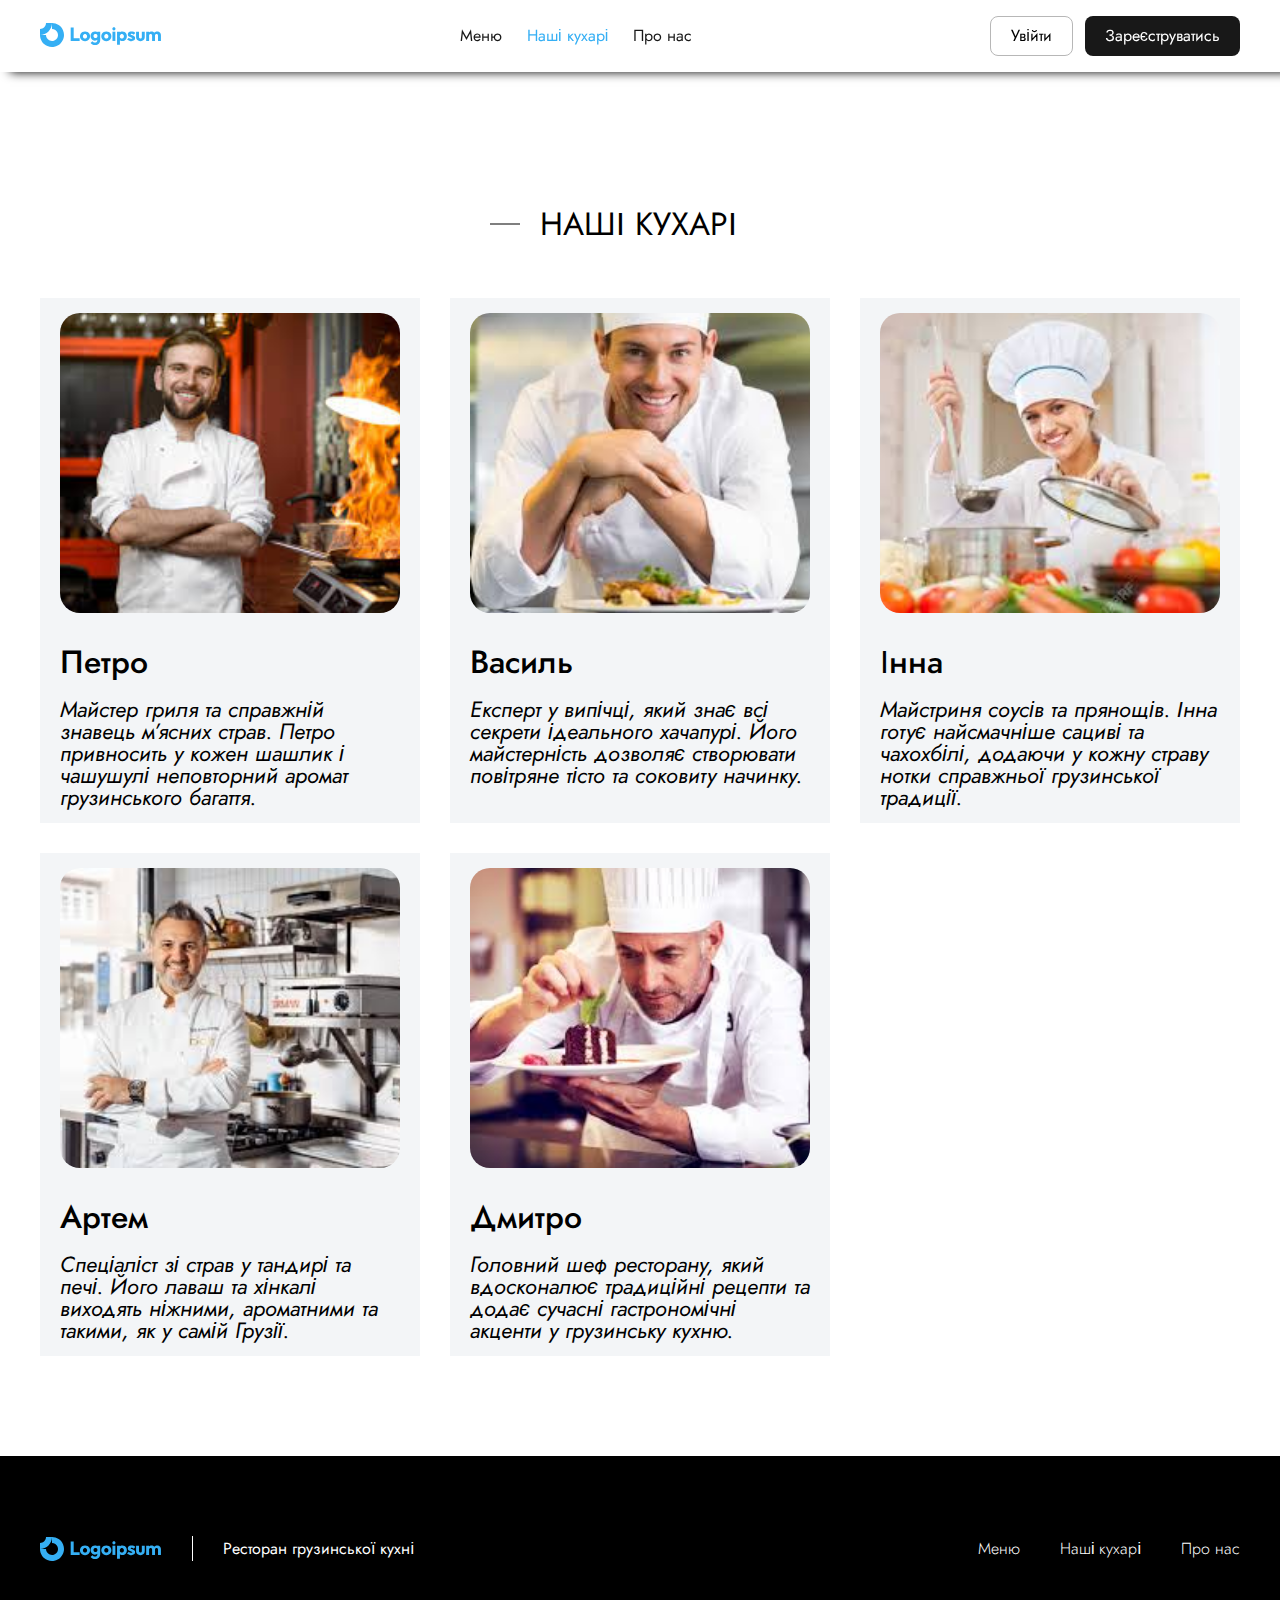
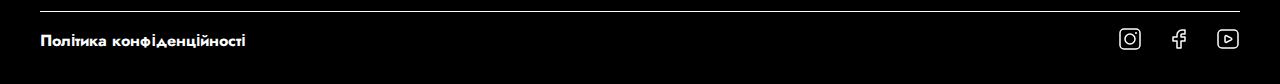
<file: lab2/cooks.html>
<!DOCTYPE html>
<html lang="en">
  <head>
    <meta charset="UTF-8" />
    <meta name="viewport" content="width=device-width, initial-scale=1.0" />
    <title>Document</title>
    <link
      href="https://fonts.googleapis.com/css2?family=Forum&family=Jost:ital,wght@0,100..900;1,100..900&family=Montserrat:ital,wght@0,100..900;1,100..900&family=Noto+Sans:ital,wght@0,100..900;1,100..900&display=swap"
      rel="stylesheet"
    />
    <link rel="stylesheet" href="./css/reset.css" />
    <link rel="stylesheet" href="./css/style.css" />
  </head>
  <body>
    <div class="wrapper">
      <header class="header">
        <div class="container">
          <nav class="nav">
            <a href="index.html" class="nav__logo">
              <img src="./img/logo.svg" alt="" />
            </a>
            <ul class="nav__list">
              <li class="nav__list-item">
                <a class="nav__list-link" href="menu.html">
                  Меню
                </a>
              </li>
              <li class="nav__list-item">
                <a class="nav__list-link active" href="cooks.html">
                  Наші кухарі
                </a>
              </li>
              <li class="nav__list-item">
                <a class="nav__list-link" href="about.html">Про нас</a>
              </li>
            </ul>
            <div class="nav__btns">
              <a href="#" class="btn-login" class="">Увійти</a>
              <a href="#" class="btn-signup" class="">Зареєструватись</a>
            </div>
          </nav>
        </div>
      </header>
      <main class="main">
        <section class="cooks">
          <div class="container">
            <h1 class="cooks__title title">Наші кухарі</h1>
            <div class="cooks__inner">
<div class="cook__item item">
  <img src="./img/cook-1.jpg" alt="Шеф-кухар Петро" class="cook__item-img item-img" />
  <div class="cook__item-info">
    <h3 class="cook__item-title">Петро</h3>
    <p class="cook__item-text">Майстер гриля та справжній знавець м’ясних страв. Петро привносить у кожен шашлик і чашушулі неповторний аромат грузинського багаття.</p>
    <a href="#!" class="cook__item-btn item__btn">Дізнатись більше</a>
  </div>
</div>

<div class="cook__item item">
  <img src="./img/cook-2.jpg" alt="Шеф-кухар Василь" class="cook__item-img item-img" />
  <div class="cook__item-info">
    <h3 class="cook__item-title">Василь</h3>
    <p class="cook__item-text">Експерт у випічці, який знає всі секрети ідеального хачапурі. Його майстерність дозволяє створювати повітряне тісто та соковиту начинку.</p>
    <a href="#!" class="cook__item-btn item__btn">Дізнатись більше</a>
  </div>
</div>

<div class="cook__item item">
  <img src="./img/cook-3.jpg" alt="Шеф-кухар Інна" class="cook__item-img item-img" />
  <div class="cook__item-info">
    <h3 class="cook__item-title">Інна</h3>
    <p class="cook__item-text">Майстриня соусів та прянощів. Інна готує найсмачніше сациві та чахохбілі, додаючи у кожну страву нотки справжньої грузинської традиції.</p>
    <a href="#!" class="cook__item-btn item__btn">Дізнатись більше</a>
  </div>
</div>

<div class="cook__item item">
  <img src="./img/cook-4.jpg" alt="Шеф-кухар Артем" class="cook__item-img item-img" />
  <div class="cook__item-info">
    <h3 class="cook__item-title">Артем</h3>
    <p class="cook__item-text">Спеціаліст зі страв у тандирі та печі. Його лаваш та хінкалі виходять ніжними, ароматними та такими, як у самій Грузії.</p>
    <a href="#!" class="cook__item-btn item__btn">Дізнатись більше</a>
  </div>
</div>

<div class="cook__item item">
  <img src="./img/cook-5.jpg" alt="Шеф-кухар Дмитро" class="cook__item-img item-img" />
  <div class="cook__item-info">
    <h3 class="cook__item-title">Дмитро</h3>
    <p class="cook__item-text">Головний шеф ресторану, який вдосконалює традиційні рецепти та додає сучасні гастрономічні акценти у грузинську кухню.</p>
    <a href="#!" class="cook__item-btn item__btn">Дізнатись більше</a>
  </div>
</div>

            </div>
          </div>
        </section>
      </main>
      <footer class="footer">
        <div class="container">
          <div class="footer__top">
            <div class="footer__top-inner">
              <div class="footer__top-box">
                <a href="#!" class="footer__logo">
                  <img class="footer__logo-img" src="./img/logo.svg" alt="" />
                </a>
                <h3 class="footer__title">Ресторан грузинської кухні</h3>
              </div>
              <ul class="footer__top-list">
                <a href="menu.html" class="footer__top-link">
                  <li class="footer__top-item">Меню</li>
                </a>
                <a href="cooks.html" class="footer__top-link">
                  <li class="footer__top-item">Наші кухарі</li>
                </a>
                <a href="about.html" class="footer__top-link">
                  <li class="footer__top-item">Про нас</li>
                </a>
              </ul>
            </div>
          </div>
          <div class="footer__bottom">
            <div class="footer__bottom-inner">
              <div class="footer__privacy">Політика конфіденційності</div>
              <ul class="footer__bottom-list">
                <a href="#!" class="footer__bottom-link">
                  <img
                    src="./img/instagram.svg"
                    alt=""
                    class="footer__bottom-item"
                  />
                </a>
                <a href="#!" class="footer__bottom-link">
                  <img
                    src="./img/facebook.svg"
                    alt=""
                    class="footer__bottom-item"
                  />
                </a>
                <a href="#!" class="footer__bottom-link">
                  <img
                    src="./img/youtube.svg"
                    alt=""
                    class="footer__bottom-item"
                  />
                </a>
              </ul>
            </div>
          </div>
        </div>
      </footer>
    </div>
  </body>
</html>
</file>
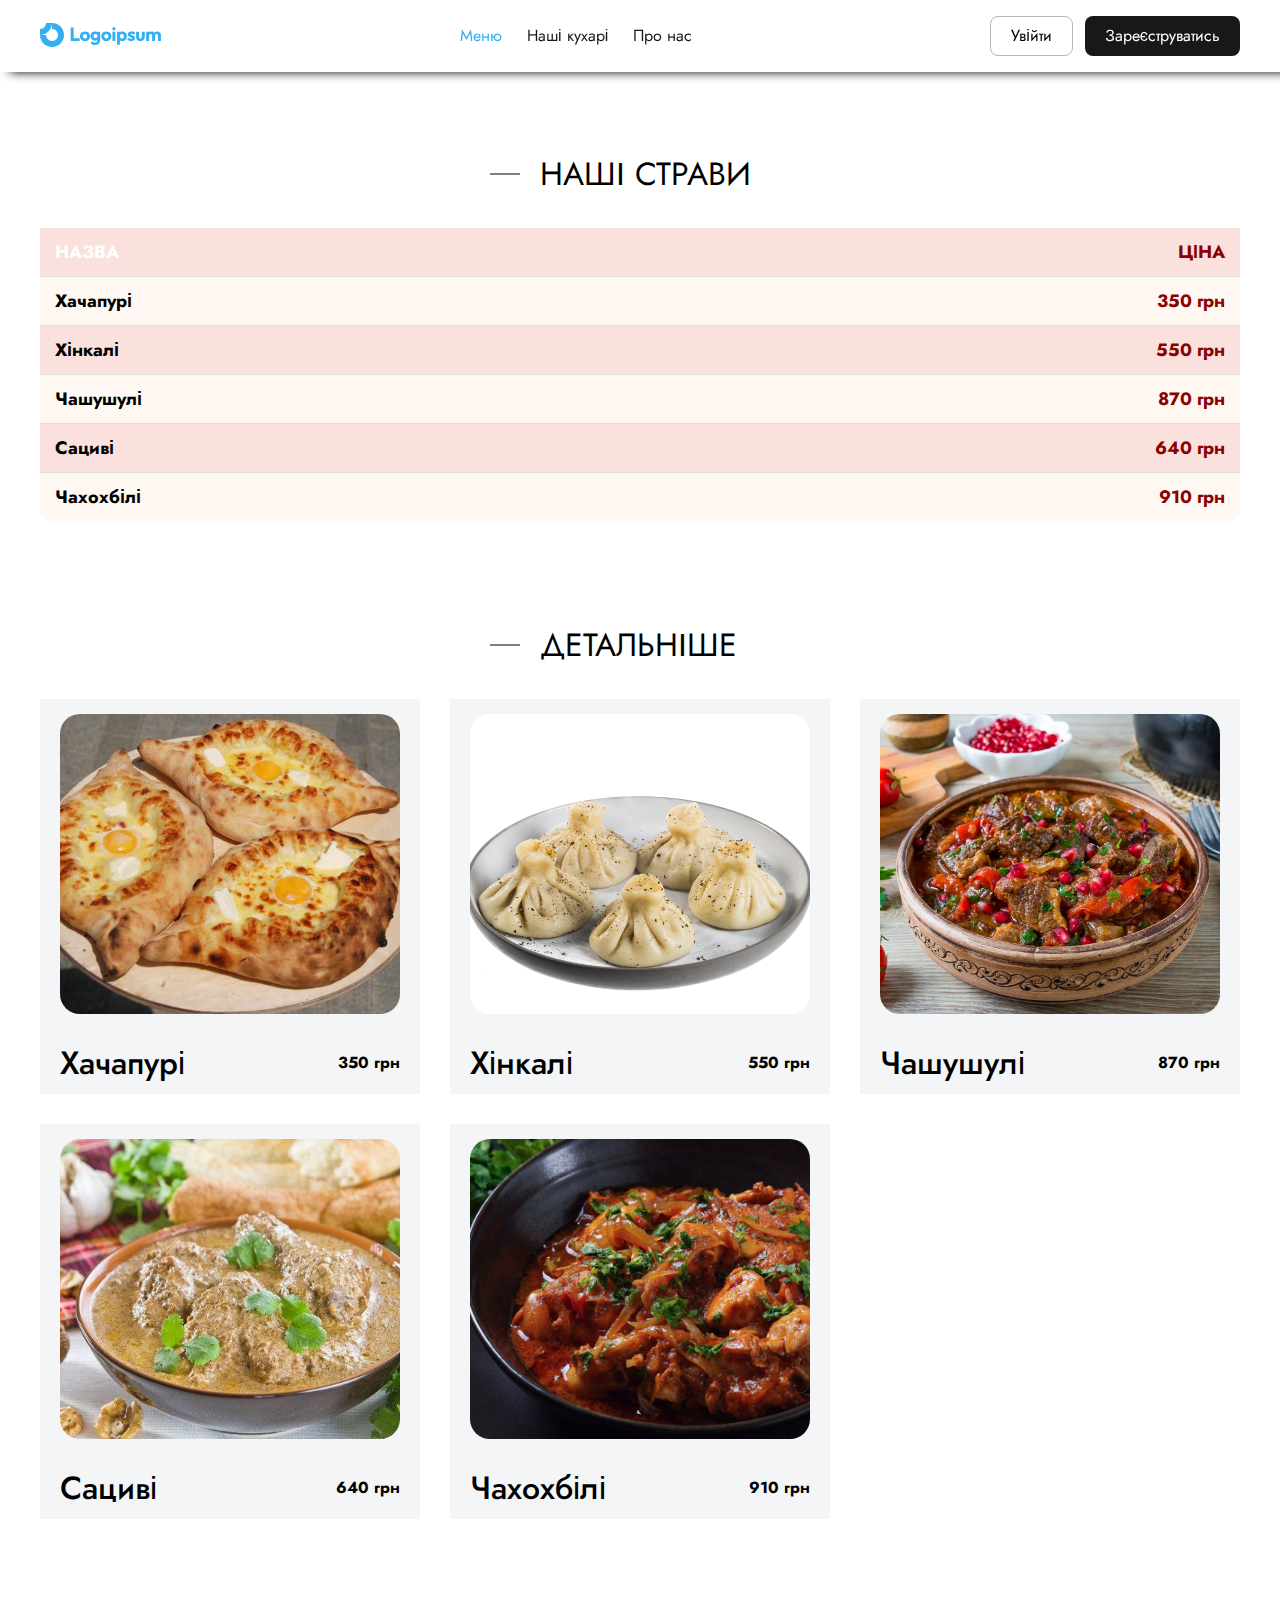
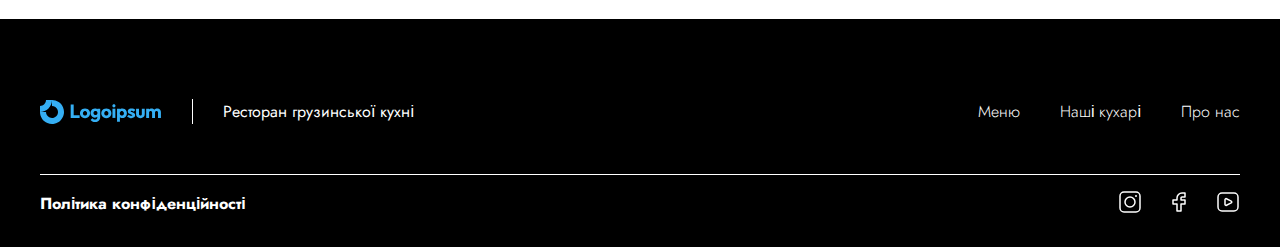
<file: lab2/menu.html>
<!DOCTYPE html>
<html lang="en">
  <head>
    <meta charset="UTF-8" />
    <meta name="viewport" content="width=device-width, initial-scale=1.0" />
    <title>Document</title>
    <link
      rel="stylesheet"
      href="https://cdn.jsdelivr.net/npm/swiper@11/swiper-bundle.min.css"
    />
    <link
      href="https://fonts.googleapis.com/css2?family=Forum&family=Jost:ital,wght@0,100..900;1,100..900&family=Montserrat:ital,wght@0,100..900;1,100..900&family=Noto+Sans:ital,wght@0,100..900;1,100..900&display=swap"
      rel="stylesheet"
    />
    <link rel="stylesheet" href="./css/reset.css" />
    <link rel="stylesheet" href="./css/style.css" />
  </head>
  <body>
    <div class="wrapper">
      <div class="mask"></div>
      <header class="header">
        <div class="container">
          <nav class="nav">
            <a href="index.html" class="nav__logo">
              <img src="./img/logo.svg" alt="" />
            </a>
            <ul class="nav__list">
              <li class="nav__list-item">
                <a class="nav__list-link active" href="#">
                  Меню
                </a>
              </li>
              <li class="nav__list-item">
                <a class="nav__list-link" href="cooks.html">Наші кухарі</a>
              </li>
              <li class="nav__list-item">
                <a class="nav__list-link" href="about.html">Про нас</a>
              </li>
            </ul>
            <div class="nav__btns">
              <a href="#" class="btn-login" class="">Увійти</a>
              <a href="#" class="btn-signup" class="">Зареєструватись</a>
            </div>
          </nav>
        </div>
      </header>
      <main class="main">
        <section class="dishes">
          <div class="container">
            <div class="dishes__title title">Наші страви</div>
            <table class="dishes__table">

            </table>
          </div>
        </section>
        <section class="menu">
          <div class="container">
            <h1 class="menu__title title">Детальніше</h1>
            <div class="menu__inner">
              <div class="menu__item item">
                <div class="pop-up">
                  <div class="pop-up__inner">
                    <img src="./img/dish-1.jpg" class="pop-up__img" />
                    <div class="pop-up__textbox">
                      <h3 class="pop-up__title">Інградієнти:</h3>
                      <p class="pop-up__text">
                        <span>Хачапурі</span>
                        – традиційний грузинський сирний пиріг, що буває в
                        різних варіаціях: аджарський (з яйцем), імеретинський
                        (із сиром усередині) або мегрельський (з сиром зверху і
                        всередині). Ситний, ніжний та ідеально підходить до чаю
                        чи вина.
                      </p>
                      <div class="pop-up__rating">
                        <img src="./img/star.svg" alt="">
                        <img src="./img/star.svg" alt="">
                        <img src="./img/star.svg" alt="">
                        <img src="./img/star.svg" alt="">
                      </div>
                    </div>
                    <button class="pop-up__btn">
                      <img src="./img/btn-close.svg" alt="" />
                    </button>
                  </div>
                </div>
                <img
                  src="./img/dish-1.jpg"
                  alt=""
                  class="menu__item-img item-img"
                />
                <div class="menu__item-textbox">
                  <h3 class="menu__item-title">Хачапурі</h3>
                  <div class="menu__item-price">350 грн</div>
                </div>
                <button class="menu__item-btn item__btn">Інгредієнти</button>
              </div>

              <div class="menu__item item">
                <div class="pop-up">
                  <div class="pop-up__inner">
                    <img src="./img/dish-2.jpg" class="pop-up__img" />
                    <div class="pop-up__textbox">
                      <h3 class="pop-up__title">Інградієнти:</h3>
                      <p class="pop-up__text">
                        <span>Хінкалі</span>
                        – легендарні грузинські пельмені з соковитою начинкою,
                        найчастіше з яловичини та свинини, приправленої
                        спеціями. Важливо правильно їсти хінкалі – спочатку
                        випити бульйон всередині, а потім з’їсти тісто.
                      </p>
                      <div class="pop-up__rating">
                        <img src="./img/star.svg" alt="">
                        <img src="./img/star.svg" alt="">
                        <img src="./img/star.svg" alt="">
                      </div>
                    </div>
                    <button class="pop-up__btn">
                      <img src="./img/btn-close.svg" alt="" />
                    </button>
                  </div>
                </div>
                <img
                  src="./img/dish-2.jpg"
                  alt=""
                  class="menu__item-img item-img"
                />
                <div class="menu__item-textbox">
                  <h3 class="menu__item-title">Хінкалі</h3>
                  <div class="menu__item-price">550 грн</div>
                </div>
                <button class="menu__item-btn item__btn">Інгредієнти</button>
              </div>
              <div class="menu__item item">
                <div class="pop-up">
                  <div class="pop-up__inner">
                    <img src="./img/dish-3.jpg" class="pop-up__img" />
                    <div class="pop-up__textbox">
                      <h3 class="pop-up__title">Інградієнти:</h3>
                      <p class="pop-up__text">
                         <span>Чашушулі</span>– пряне та гостре м’ясне рагу, зазвичай з
                        телятини або яловичини, тушковане в томатному соусі з
                        великою кількістю зелені та грузинських спецій. Ідеально
                        смакує з лавашем чи картоплею.
                      </p>
                      <div class="pop-up__rating">
                        <img src="./img/star.svg" alt="">
                        <img src="./img/star.svg" alt="">
                        <img src="./img/star.svg" alt="">
                        <img src="./img/star.svg" alt="">
                        <img src="./img/star.svg" alt="">
                      </div>
                    </div>
                    <button class="pop-up__btn">
                      <img src="./img/btn-close.svg" alt="" />
                    </button>
                  </div>
                </div>
                <img
                  src="./img/dish-3.jpg"
                  alt=""
                  class="menu__item-img item-img"
                />
                <div class="menu__item-textbox">
                  <h3 class="menu__item-title">Чашушулі</h3>
                  <div class="menu__item-price">870 грн</div>
                </div>
                <button class="menu__item-btn item__btn">Інгредієнти</button>
              </div>
              <div class="menu__item item">
                <div class="pop-up">
                  <div class="pop-up__inner">
                    <img src="./img/dish-4.jpg" class="pop-up__img" />
                    <div class="pop-up__textbox">
                      <h3 class="pop-up__title">Інградієнти:</h3>
                      <p class="pop-up__text">
                        <span>Сациві</span>
                        – традиційна грузинська страва, що являє собою холодний
                        соус на основі волоських горіхів, спецій та часнику,
                        яким зазвичай поливають курку або інше м’ясо. Має
                        насичений, пряний смак із легкою горіховою гірчинкою.
                      </p>
                      <div class="pop-up__rating">
                        <img src="./img/star.svg" alt="">
                        <img src="./img/star.svg" alt="">
                        <img src="./img/star.svg" alt="">
                        <img src="./img/star.svg" alt="">
                      </div>
                    </div>
                    <button class="pop-up__btn">
                      <img src="./img/btn-close.svg" alt="" />
                    </button>
                  </div>
                </div>
                <img
                  src="./img/dish-4.jpg"
                  alt=""
                  class="menu__item-img item-img"
                />
                <div class="menu__item-textbox">
                  <h3 class="menu__item-title">Сациві</h3>
                  <div class="menu__item-price">640 грн</div>
                </div>
                <button class="menu__item-btn item__btn">Інгредієнти</button>
              </div>
              <div class="menu__item item">
                <div class="pop-up">
                  <div class="pop-up__inner">
                    <img src="./img/dish-5.jpg" class="pop-up__img" />
                    <div class="pop-up__textbox">
                      <h3 class="pop-up__title">Інградієнти:</h3>
                      <p class="pop-up__text">
                        <span>Чахохбілі</span>
                        – це ароматна грузинська страва з тушкованої курки в
                        томатному соусі з великою кількістю спецій та зелені.
                        Готується з цибулею, часником, кінзою та вином, що надає
                        м’ясу ніжного смаку
                      </p>
                      <div class="pop-up__rating">
                        <img src="./img/star.svg" alt="">
                        <img src="./img/star.svg" alt="">
                        <img src="./img/star.svg" alt="">
                      </div>
                    </div>
                    <button class="pop-up__btn">
                      <img src="./img/btn-close.svg" alt="" />
                    </button>
                  </div>
                </div>
                <img
                  src="./img/dish-5.jpg"
                  alt=""
                  class="menu__item-img item-img"
                />
                <div class="menu__item-textbox">
                  <h3 class="menu__item-title">Чахохбілі</h3>
                  <div class="menu__item-price">910 грн</div>
                </div>
                <button class="menu__item-btn item__btn">Інгредієнти</button>
              </div>
            </div>
          </div>
        </section>
      </main>
      <footer class="footer">
        <div class="container">
          <div class="footer__top">
            <div class="footer__top-inner">
              <div class="footer__top-box">
                <a href="#!" class="footer__logo">
                  <img class="footer__logo-img" src="./img/logo.svg" alt="" />
                </a>
                <h3 class="footer__title">Ресторан грузинської кухні</h3>
              </div>
              <ul class="footer__top-list">
                <a href="menu.html" class="footer__top-link">
                  <li class="footer__top-item">Меню</li>
                </a>
                <a href="cooks.html" class="footer__top-link">
                  <li class="footer__top-item">Наші кухарі</li>
                </a>
                <a href="about.html" class="footer__top-link">
                  <li class="footer__top-item">Про нас</li>
                </a>
              </ul>
            </div>
          </div>
          <div class="footer__bottom">
            <div class="footer__bottom-inner">
              <div class="footer__privacy">Політика конфіденційності</div>
              <ul class="footer__bottom-list">
                <a href="#!" class="footer__bottom-link">
                  <img
                    src="./img/instagram.svg"
                    alt=""
                    class="footer__bottom-item"
                  />
                </a>
                <a href="#!" class="footer__bottom-link">
                  <img
                    src="./img/facebook.svg"
                    alt=""
                    class="footer__bottom-item"
                  />
                </a>
                <a href="#!" class="footer__bottom-link">
                  <img
                    src="./img/youtube.svg"
                    alt=""
                    class="footer__bottom-item"
                  />
                </a>
              </ul>
            </div>
          </div>
        </div>
      </footer>
    </div>
    <script src="https://cdn.jsdelivr.net/npm/swiper@11/swiper-bundle.min.js"></script>
    <script src="./js/menu.js"></script>
    <script src="./js/main.js"></script>
  </body>
</html>
</file>
<file: lab1/style.css>
html, body {
  height: 100%;
}

.wrapper {
  min-height: 100%;
  display: flex;
  flex-direction: column;
}

.main {
  flex: 1 1 auto;
}

img {
  object-fit: cover;
  max-width: 100%;
}


body {
  font-size: 16px;
  font-family: "Jost", sans-serif;
}

.container {
  max-width: 1220px;
  padding: 0 10px;
  margin: 0 auto;
}

.title {
  font-size: 32px;
  line-height: 1.5;
  position: relative;
  padding-left: 50px;
  text-transform: uppercase;
  margin: 0 auto;
  max-width: 300px;
}

.title::before {
  content: '';
  position: absolute;
  height: 1px;
  width: 30px;
  background-color: #000;
  top: 50%;
  transform: translateY(-50%);
  left: 0;
}

.header {
  padding: 16px;
  background-color: #fff;
  box-shadow: 10px 0px 10px #000;
  position: fixed;
  left: 0;
  right: 0;
  top: 0;
  z-index: 10;
}
.nav {
  display: flex;
  justify-content: space-between;
  align-items: center;
  gap: 15px;
}
.nav__logo {
  flex: 0 0 auto;
}
.nav__list {
  display: flex;
  align-items: center;
  gap: 25px;
}

.nav__list a {
  color: #181818;
  transition: all 0.3s;
}
.nav__list a.active,
.nav__list a:hover {
  color: #35aff4;
}
.nav__btns,
.nav__btns a {
  display: flex;
  align-items: center;
}
.nav__btns {
  gap: 12px;
}


.nav__btns a {
  height: 40px;
  justify-content: center;
  border-radius: 8px;
  padding: 8px 20px;
}
.nav__icon {
  display: none;
  cursor: pointer;
}

.btn-login {
  border: 1px solid #b7b7b7;
}
.btn-signup {
  background: #181818;
  color: #fff;
  text-align: center;
}

.kitchen {
  background-image: url(./img/main-bg.jpg);
  background-repeat: no-repeat;
  background-position:  center;
  background-size: cover;
  height: 100vh;
  color: #fff;
}

.kitchen__title {
  font-size: 48px;
  margin-bottom: 20px;
  max-width: 700px;
  text-align: left;
  font-weight: 700;
  margin: 0 0 30px;
}

.kitchen__title::before {
  width: 50px;
}

.kitchen__subtitle {
  margin-bottom: 15px;
  font-size: 25px;
  font-weight: 700;
  max-width: 600px;
}

.kitchen__text {
  max-width: 600px;
  font-size: 20px;
}

.kitchen__textbox {
  padding-top: 200px;
}

.kitchen__title::before {
  content: '';
  background-color: #fff;
}

.cooks {
  margin-top: 100px;
  margin-bottom: 100px;
}


.cooks__title {
  margin-bottom: 50px;
}

.cooks__inner {
  display: grid;
  grid-template-columns: repeat(3, 1fr);
  gap: 30px;
}

.item {
  padding: 15px 20px;
  max-width: 400px;
  overflow: hidden;
  position: relative;
  background-color: #f3f5f7;
  transition:  all .3s;
}

.item:hover {
  cursor: pointer;
  transform: scale(1.05);
  background-color: #b0b0b0;
}

.item:hover a {
  transform: translateY(-50%);
}

.item img {
  height: 300px;
  width: 100%;
  margin-bottom: 30px;
  border-radius: 20px;
}

.item h3 {
  font-size: 32px;
  text-align: center; 
}

.item a {
  padding: 9px 0;
  text-align: center;
  max-width: 200px;
  background-color: #000;
  color: #fff;
  font-size: 18px;
  transform: translateY(1000%);
  position: absolute;
  left: 0;
  right: 0;
  margin: 0 auto;
  top: 50%;
  transition: all .5s;
}

.item a:hover {
  background-color: #fff;
  color: #000;
}

.map iframe {
  width: 100%;
  height: 200px;
  margin-top: 80px;
} 

.footer {
  background-color: #000;
  padding: 80px 0 30px;
  color: #fff;
}

.footer__top {
  padding-bottom: 50px;
  border-bottom: 1px solid #fff
}

.footer__top-inner {
  display: flex;
  align-items: center;
  justify-content: space-between;  
  gap: 20px;
}

.footer__logo {
  display: flex;
  align-items: center;
  gap: 30px;
}

.footer__top-box {
  display: flex;
  align-items: center;
  gap: 30px;
}

.footer__logo::after {
  content: '';
  height: 25px;
  width: 1px;
  background-color: #fff;
  display: inline-block;
}

.footer__top-list {
  display: flex;
  align-items: center;
  gap: 40px;
  font-weight: 300;
}

.footer__bottom {
  margin-top: 15px;
}

.footer__bottom-inner {
  display: flex;
  justify-content: space-between;
  align-items: center;
  gap: 20px;
}

.footer__privacy {
  font-weight: 700;
}

.footer__bottom-list {
  display: flex;
  align-items: center;
  gap: 25px;
}

.about {
  margin-top: 100px;
  margin-bottom: 100px;
}

.about__inner {
  display: flex;
  align-items: flex-start;
  gap: 30px;
}
.about__title {
  margin: 0;
  margin-bottom: 30px;
}

.about__text {
  font-size: 18px;
  font-weight: 300;
  max-width: 500px;
}

.dishes{
  margin-top: 150px;
}

.menu {
  margin-top: 100px;
  margin-bottom: 100px;
}

.menu__title {
  margin-bottom: 30px;
}

.menu__inner {
  display: grid;
  grid-template-columns: repeat(3, 1fr);
  gap: 30px;
  margin-bottom: 50px;
}

.menu__item-textbox {
  display: flex;
  align-items: center;
  justify-content: space-between;
}

.menu__item-price {
  font-weight: 700;
}

.dishes__table {
    width: 100%;
    margin: 0 auto; 
    background-color: #fff8f2; 
    border-radius: 10px;
}

.dishes__title {
  margin-bottom: 30px;
}

.table__row:first-child {
    color: #fff;
    font-weight: 700;
    text-transform: uppercase;
}

td {
    padding: 15px;
    text-align: left;
    font-size: 18px;
    border-bottom: 1px solid #ddd;
}

.table__row:last-child td {
    border-bottom: none;
}

.table__title {
    font-weight: 700;
}

.table__price {
    text-align: right;
    color: #8b0000;
    font-weight: bold;
}

.table__row:nth-child(odd) {
    background-color: #fae1dd;
}

@media (max-width: 740px) {
  .nav {
    flex-direction: column;
  }
  .menu__inner, .cooks__inner {
    grid-template-columns: repeat(2,1fr);
  }
  .about__inner {
    flex-direction: column;
    align-items: center;
  }
  .footer__top-inner {
    flex-direction: column;
  }
  .kitchen__title {
    font-size: 30px;
  }
  .map {
    margin-top: 200px;
  }
}

@media (max-width: 560px) {
  .menu__inner, .cooks__inner {
    grid-template-columns: 1fr;
  }
  .item {
    justify-self: center;
    width: 100%;
  }
  .footer__bottom-inner {
    flex-direction: column;
  }
  .kitchen__textbox {
    display: flex;
    flex-direction: column;
    align-items: center;
  }
  .kitchen__title {
    font-size: 25px;
    max-width: 450px;
  }
  .kitchen__title::before {
    width: 30px;
  }
  .kitchen__subtitle {
    font-size: 18px;
    max-width: 450px;
    text-align: center;
  }
  .kitchen__text {
    font-size: 16px;
    max-width: 300px;
  }
}
</file>
<file: lab2/css/style.css>
html,
body {
  height: 100%;
}

.wrapper {
  min-height: 100%;
  display: flex;
  flex-direction: column;
}

.main {
  flex: 1 1 auto;
}

img {
  object-fit: cover;
  max-width: 100%;
}

body {
  font-size: 16px;
  font-family: 'Jost', sans-serif;
}

.container {
  max-width: 1220px;
  padding: 0 10px;
  margin: 0 auto;
}

.title {
  font-size: 32px;
  line-height: 1.5;
  position: relative;
  padding-left: 50px;
  text-transform: uppercase;
  margin: 0 auto;
  max-width: 300px;
}

.title::before {
  content: '';
  position: absolute;
  height: 1px;
  width: 30px;
  background-color: #000;
  top: 50%;
  transform: translateY(-50%);
  left: 0;
}

.mask--active {
  background-color: #000;
  opacity: 0.5;
  height: 100%;
  width: 100%;
  position: fixed;
  z-index: 20;
  top: 0;
  bottom: 0;
  left: 0;
  right: 0;
}

body.disable {
  overflow: hidden;
}

/* header ================================
============= */

.header {
  padding: 16px;
  background-color: #fff;
  box-shadow: 10px 0px 10px #000;
  position: fixed;
  left: 0;
  right: 0;
  top: 0;
  z-index: 10;
}
.nav {
  display: flex;
  justify-content: space-between;
  align-items: center;
  gap: 15px;
}
.nav__logo {
  flex: 0 0 auto;
}
.nav__list {
  display: flex;
  align-items: center;
  gap: 25px;
}

.nav__list a {
  color: #181818;
  transition: all 0.3s;
}
.nav__list a.active,
.nav__list a:hover {
  color: #35aff4;
}
.nav__btns,
.nav__btns a {
  display: flex;
  align-items: center;
}
.nav__btns {
  gap: 12px;
}

.nav__btns a {
  height: 40px;
  justify-content: center;
  border-radius: 8px;
  padding: 8px 20px;
}
.nav__icon {
  display: none;
  cursor: pointer;
}

.btn-login {
  border: 1px solid #b7b7b7;
}
.btn-signup {
  background: #181818;
  color: #fff;
  text-align: center;
}

/* kitchen ================================
============= */

.kitchen {
  color: #fff;
}

.kitchen__title {
  font-size: 48px;
  margin-bottom: 20px;
  max-width: 700px;
  text-align: left;
  font-weight: 700;
  margin: 0 0 30px;
}

.swiper-slide {
  background-repeat: no-repeat;
  background-position: center;
  background-size: cover;
  height: 100vh;
}

.kitchen__title::before {
  width: 50px;
}

.kitchen__subtitle {
  margin-bottom: 15px;
  font-size: 25px;
  font-weight: 700;
  max-width: 600px;
}

.kitchen__text {
  max-width: 600px;
  font-size: 20px;
}

.kitchen__textbox {
  padding-top: 200px;
}

.kitchen__title::before {
  content: '';
  background-color: #fff;
}

.kitchen .swiper-pagination {
  display: flex !important;
  justify-content: center;
  gap: 30px;
  bottom: 30px !important;
}

.kitchen .swiper-pagination .swiper-pagination-bullet {
  width: 8px;
  height: 8px;
  background-color: #fff;
}

/* cooks ================================
============= */

.cooks {
  margin-top: 200px;
  margin-bottom: 100px;
}

.cooks__title {
  margin-bottom: 50px;
}

.cooks__inner {
  display: grid;
  grid-template-columns: repeat(3, 1fr);
  gap: 30px;
}

.item {
  padding: 15px 20px;
  max-width: 400px;
  overflow: hidden;
  position: relative;
  background-color: #f3f5f7;
  transition: all 0.3s;
}

.item:hover {
  cursor: pointer;
  /* transform: scale(1.05); */
  background-color: #b0b0b0;
}

.menu__item:has(.pop-up:hover) {
  cursor: default;
  transform: none;
  background-color: inherit;
}

.item:hover .item__btn {
  transform: translateY(-50%);
}

.menu__item:has(.pop-up:hover) .item__btn {
  transform: translateY(1000%);
}

.item .item-img {
  height: 300px;
  width: 100%;
  margin-bottom: 30px;
  border-radius: 20px;
}

.item__btn {
  padding: 9px 0;
  text-align: center;
  max-width: 200px;
  background-color: #000;
  color: #fff;
  font-size: 18px;
  transform: translateY(1000%);
  position: absolute;
  left: 0;
  right: 0;
  margin: 0 auto;
  top: 50%;
  transition: all 0.5s;
}

.item__btn:hover {
  background-color: #fff;
  color: #000;
}

.cook__item-title {
  text-align: left;
  font-size: 32px;
  font-weight: 500;
  margin-bottom: 20px;
}

.cook__item-text {
  font-size: 22px;
  font-style: italic;
}

.pop-up {
  transform: rotateX(-90deg) translateY(-50%);
  transform-origin: 0;
  position: fixed;
  left: 0;
  right: 0;
  top: 50%;
  margin: 0 auto;
  height: 425px;
  width: 945px;
  padding: 50px 30px 30px;
  background-color: #fff;
  z-index: 100;
  border-radius: 10px;
  opacity: 0;
  transition: all 0.7s;
}

.pop-up--active {
  transform: translateY(-50%) rotateX(0);
  opacity: 1;
}

.pop-up__inner {
  display: flex;
  gap: 30px;
  height: 100%;
}

.pop-up__title {
  font-size: 22px;
  font-weight: 700;
  margin-bottom: 30px;
}

.pop-up__text {
  font-size: 22px;
  font-style: italic;
  margin-bottom: 20px;
}

.pop-up__btn {
  position: absolute;
  right: 15px;
  top: 15px;
}

.pop-up__btn:hover {
  cursor: pointer;
}

.pop-up__btn img {
  width: 21px;
  height: 21px;
}

.pop-up__img {
  height: 100%;
}

.pop-up__rating {
  display: flex;
  align-items: center;
  gap: 5px;
}

.map iframe {
  width: 100%;
  height: 200px;
  margin-top: 80px;
}

/* footer ====================================
========== */

.footer {
  background-color: #000;
  padding: 80px 0 30px;
  color: #fff;
}

.footer__top {
  padding-bottom: 50px;
  border-bottom: 1px solid #fff;
}

.footer__top-inner {
  display: flex;
  align-items: center;
  justify-content: space-between;
  gap: 20px;
}

.footer__logo {
  display: flex;
  align-items: center;
  gap: 30px;
}

.footer__top-box {
  display: flex;
  align-items: center;
  gap: 30px;
}

.footer__logo::after {
  content: '';
  height: 25px;
  width: 1px;
  background-color: #fff;
  display: inline-block;
}

.footer__top-list {
  display: flex;
  align-items: center;
  gap: 40px;
  font-weight: 300;
}

.footer__bottom {
  margin-top: 15px;
}

.footer__bottom-inner {
  display: flex;
  justify-content: space-between;
  align-items: center;
  gap: 20px;
}

.footer__privacy {
  font-weight: 700;
}

.footer__bottom-list {
  display: flex;
  align-items: center;
  gap: 25px;
}

/* about =========================
=============== */

.about {
  margin-top: 100px;
  margin-bottom: 100px;
}

.about__inner {
  display: flex;
  align-items: flex-start;
  gap: 30px;
}
.about__title {
  margin: 0;
  margin-bottom: 30px;
}

.about__text {
  font-size: 19px;
  font-weight: 300;
}

.about__img {
  width: 50%;
  border-radius: 30px;
}

/* comments ============================
=========== */

.comments {
  margin-top: 100px;
  margin-bottom: 100px;
}

.comments__inner {
  max-width: 730px;
}

.comments__title {
  margin-bottom: 50px;
}

.comments__item {
  margin-bottom: 30px;
}

.comments__item-textbox {
  display: flex;
  justify-content: space-between;
  align-items: center;
  margin-bottom: 30px;
}

.comments__item-name {
  font-weight: 700;
  font-size: 30px;
}

.comments__area {
  margin-bottom: 50px;
}

.comments__item-mail {
  font-size: 14px;
  color: #707070;
}

.comments__item-text {
  color: #5a5a5a;
  font-size: 22px;
}
.comments__form-title {
  font-size: 20px;
  font-weight: 700;
  margin-bottom: 25px;
}

.comments__form {
}

.comments__form-area {
  width: 100%;
  height: 125px;
  resize: none;
  border-radius: 25px;
  outline: none;
  padding: 15px 15px;
  font-size: 18px;
  margin-bottom: 12px;
  border: 1px solid #dfdfdf;
  font-family: 'Jost', sans-serif;
}

.comments__form-area::placeholder {
  font-size: 18px;
  color: #a1a1a1;
  font-family: 'Jost', sans-serif;
}

.comments__form-inputs {
  display: flex;
  justify-content: space-between;
  gap: 10px;
  margin-bottom: 12px;
}

.comments__form-input {
  flex: 1 1 auto;
  padding: 6px 15px;
  font-size: 16px;
  line-height: 28px;
  border-radius: 20px;
  border: 1px solid #dfdfdf;
  outline: none;
  font-family: 'Jost', sans-serif;
}

.comments__form-input::placeholder {
  font-size: 18px;
  color: #a1a1a1;
  font-family: 'Jost', sans-serif;
}

.comments__form-btn {
  padding: 6px 0;
  font-size: 16px;
  line-height: 28px;
  width: 160px;
  text-align: center;
  background-color: #363838;
  border-radius: 20px;
  color: #fff;
  font-weight: 500;
  font-family: inherit;
}

/* .dishes ==========================
=============== */

.dishes {
  margin-top: 150px;
}

.menu {
  margin-top: 100px;
  margin-bottom: 100px;
}

.menu__title {
  margin-bottom: 30px;
}

.menu__inner {
  display: grid;
  grid-template-columns: repeat(3, 1fr);
  gap: 30px;
  margin-bottom: 50px;
}

.menu__item-textbox {
  display: flex;
  align-items: center;
  justify-content: space-between;
}

.menu__item-title {
  font-size: 32px;
  font-weight: 500;
}

.menu__item-price {
  font-weight: 700;
}

.dishes__table {
  width: 100%;
  margin: 0 auto;
  background-color: #fff8f2;
  border-radius: 10px;
}

.dishes__title {
  margin-bottom: 30px;
}

.table__row:first-child {
  color: #fff;
  font-weight: 700;
  text-transform: uppercase;
}

td {
  padding: 15px;
  text-align: left;
  font-size: 18px;
  border-bottom: 1px solid #ddd;
}

.table__row:last-child td {
  border-bottom: none;
}

.table__title {
  font-weight: 700;
}

.table__price {
  text-align: right;
  color: #8b0000;
  font-weight: bold;
}

.table__row:nth-child(odd) {
  background-color: #fae1dd;
}

/* pop-up ======================
=========== */

/* media =====================================
================ */

@media (max-width: 1020px) {
  .nav {
    flex-direction: column;
  }
  .menu__inner,
  .cooks__inner {
    grid-template-columns: repeat(2, 1fr);
  }
  .about__inner {
    flex-direction: column;
    align-items: center;
  }
  .footer__top-inner {
    flex-direction: column;
  }
  .kitchen__title {
    font-size: 30px;
  }
  .map {
    margin-top: 100px;
  }

  .about__img {
    width: 70%;
  }

  .about__text {
    max-width: 500px;
  }
  .comments__inner {
    margin: 0 auto;
  }

  .pop-up {
    height: auto;
    max-width: 545px;
  }
  .pop-up__inner {
    flex-direction: column;
  }
  .pop-up__img {
    margin: 0 auto;
  }
  .pop-up__textbox {
    margin: 0 auto;
    text-align: center;
  }
}

@media (max-width: 560px) {
  .menu__inner,
  .cooks__inner {
    grid-template-columns: 1fr;
  }
  .item {
    justify-self: center;
    width: 100%;
  }
  .footer__bottom-inner {
    flex-direction: column;
  }
  .kitchen__textbox {
    display: flex;
    flex-direction: column;
    align-items: center;
  }
  .kitchen__title {
    font-size: 25px;
    max-width: 450px;
  }
  .kitchen__title::before {
    width: 30px;
  }
  .kitchen__subtitle {
    font-size: 18px;
    max-width: 450px;
    text-align: center;
  }
  .kitchen__text {
    font-size: 16px;
    max-width: 320px;
  }

  .about__img {
    width: 100%;
  }
  .comments__form-inputs {
    flex-direction: column;
  }

  .dishes {
    margin-top: 200px;
  }

  .pop-up {
    max-width: 300px;
    padding: 20px;
  }
  .pop-up__text {
    font-size: 18px;
  }
  .pop-up__btn img {
    width: 15px;
    height: 15px;
  }
  .pop-up__btn {
    right: 0;
    top: 3px;
  }
}
</file>
